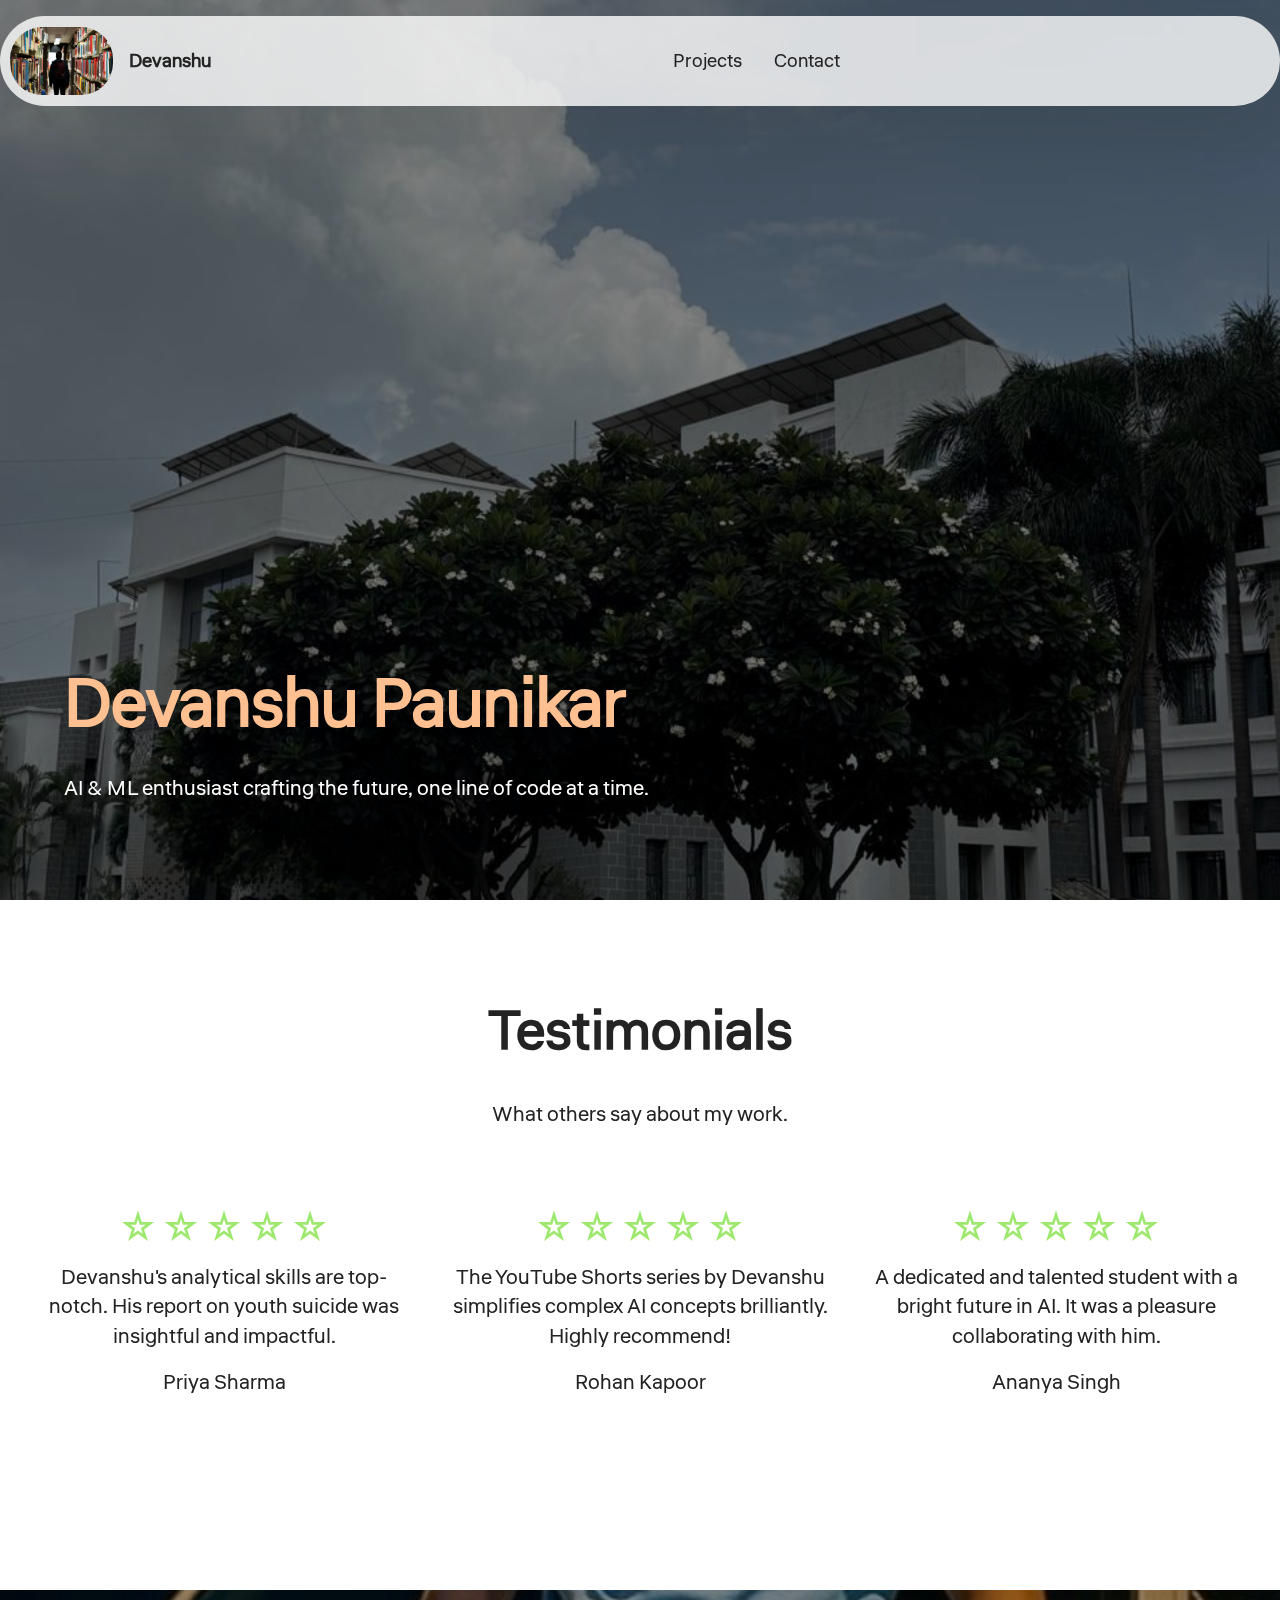
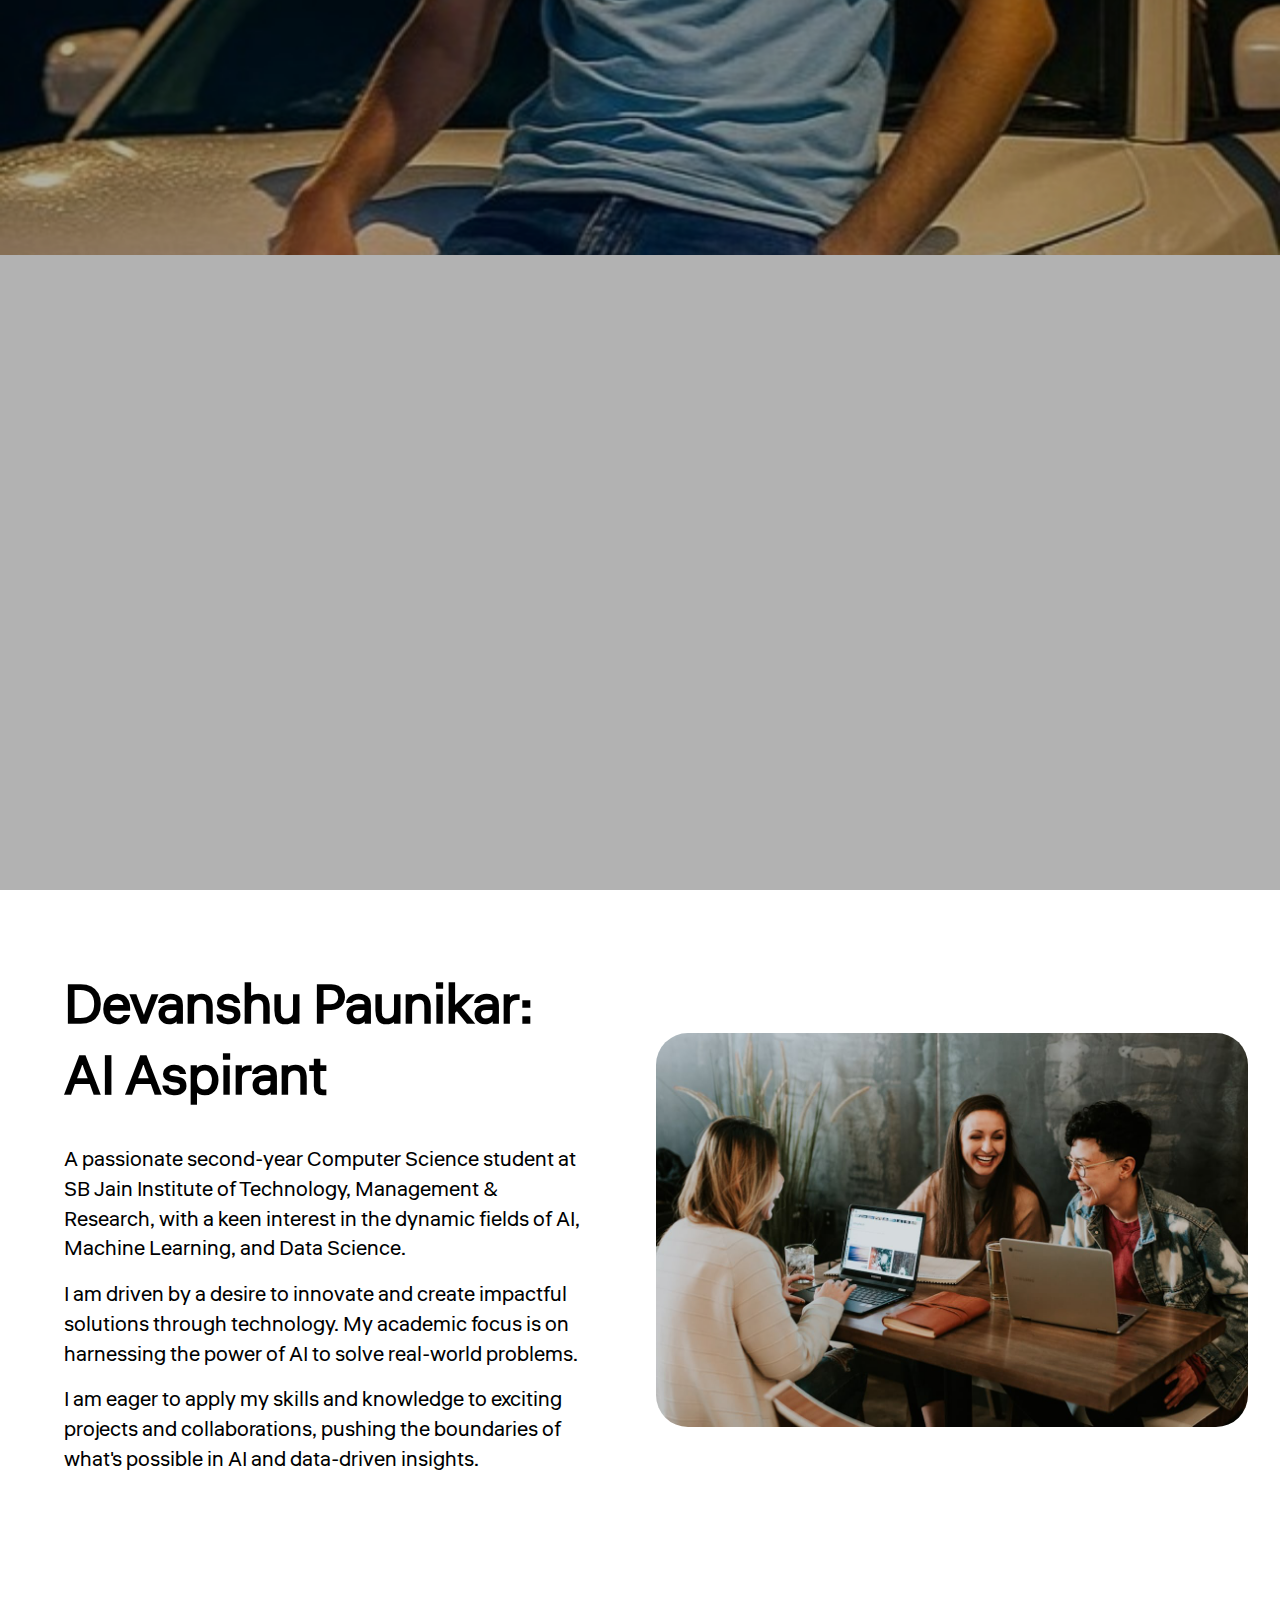
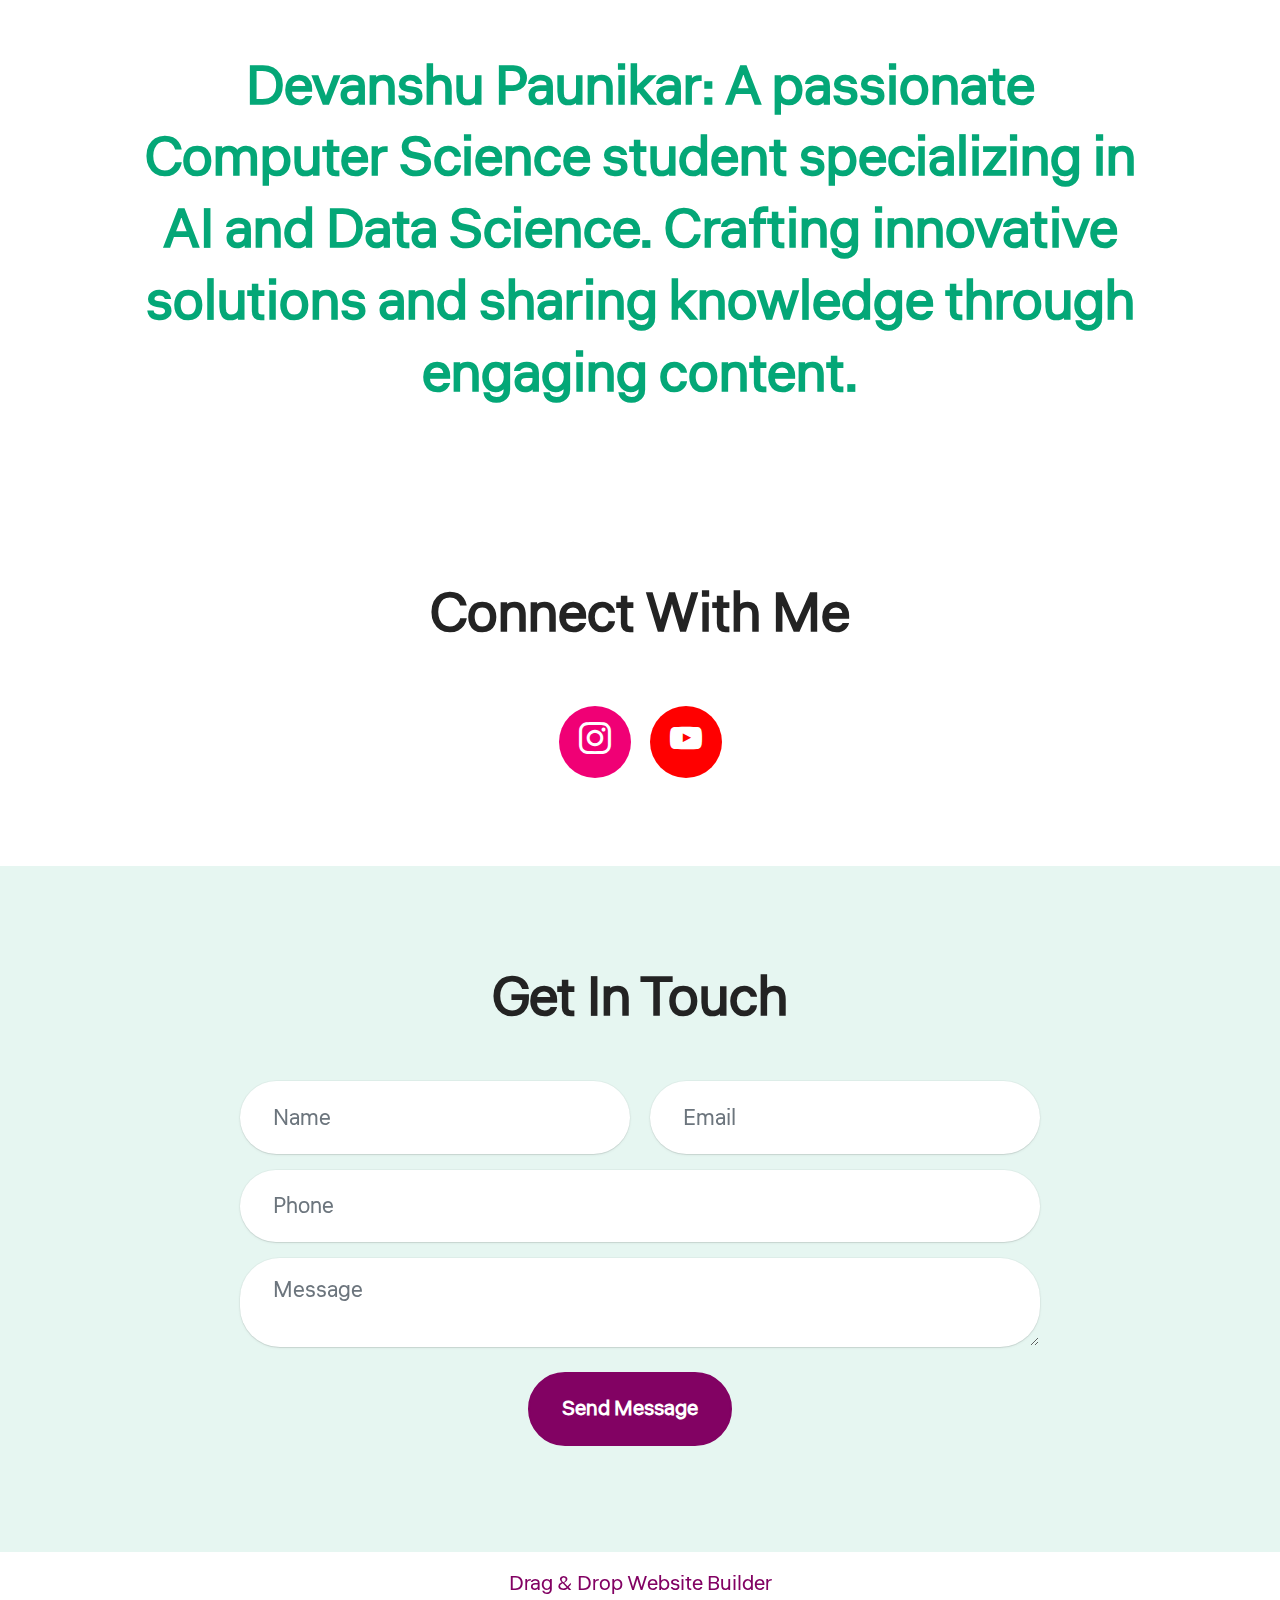
<file: index.html>
<!DOCTYPE html>
<html  >
<head>
  <!-- Site made with Mobirise Website Builder v6.0.6, https://mobirise.com -->
  <meta charset="UTF-8">
  <meta http-equiv="X-UA-Compatible" content="IE=edge">
  <meta name="generator" content="Mobirise v6.0.6, mobirise.com">
  <meta name="viewport" content="width=device-width, initial-scale=1, minimum-scale=1">
  <link rel="shortcut icon" href="assets/images/photo-1427504494785-3a9ca7044f45.jpeg" type="image/x-icon">
  <meta name="description" content="Explore Devanshu Paunikar's portfolio, a 2nd-year CS student specializing in AI. Discover projects, skills, achievements, and download his resume.">
  
  
  <title>Devanshu Paunikar | Computer Science Student | AI & Data Science Portfolio</title>
  <link rel="stylesheet" href="assets/web/assets/mobirise-icons2/mobirise2.css">
  <link rel="stylesheet" href="assets/bootstrap/css/bootstrap.min.css">
  <link rel="stylesheet" href="assets/bootstrap/css/bootstrap-grid.min.css">
  <link rel="stylesheet" href="assets/bootstrap/css/bootstrap-reboot.min.css">
  <link rel="stylesheet" href="assets/parallax/jarallax.css">
  <link rel="stylesheet" href="assets/dropdown/css/style.css">
  <link rel="stylesheet" href="assets/socicon/css/styles.css">
  <link rel="stylesheet" href="assets/theme/css/style.css">
  <link rel="preload" href="https://fonts.googleapis.com/css2?family=Liter&display=swap&display=swap" as="style" onload="this.onload=null;this.rel='stylesheet'">
  <noscript><link rel="stylesheet" href="https://fonts.googleapis.com/css2?family=Liter&display=swap&display=swap"></noscript>
  <link rel="preload" as="style" href="assets/mobirise/css/mbr-additional.css?v=J5NIUO"><link rel="stylesheet" href="assets/mobirise/css/mbr-additional.css?v=J5NIUO" type="text/css">

  
  
  
</head>
<body>
  
  <section data-bs-version="5.1" class="menu menu2 cid-uZGOpHLQew" once="menu" id="menu-5-uZGOpHLQew">
	

	<nav class="navbar navbar-dropdown navbar-fixed-top navbar-expand-lg">
		<div class="container">
			<div class="navbar-brand">
				<span class="navbar-logo">
					<a href="https://mobiri.se">
						<img src="assets/images/photo-1427504494785-3a9ca7044f45.jpeg" alt="Mobirise Website Builder" style="height: 4.3rem;">
					</a>
				</span>
				<span class="navbar-caption-wrap"><a class="navbar-caption text-black display-4" href="https://mobiri.se">Devanshu</a></span>
			</div>
			<button class="navbar-toggler" type="button" data-toggle="collapse" data-bs-toggle="collapse" data-target="#navbarSupportedContent" data-bs-target="#navbarSupportedContent" aria-controls="navbarNavAltMarkup" aria-expanded="false" aria-label="Toggle navigation">
				<div class="hamburger">
					<span></span>
					<span></span>
					<span></span>
					<span></span>
				</div>
			</button>
			<div class="collapse navbar-collapse" id="navbarSupportedContent">
				<ul class="navbar-nav nav-dropdown nav-right" data-app-modern-menu="true"><li class="nav-item">
						<a class="nav-link link text-black text-primary display-4" href="page1.html#article05-1" aria-expanded="false">Projects</a>
					</li>
					<li class="nav-item">
						<a class="nav-link link text-black text-primary display-4" href="page2.html#contacts01-5">Contact</a>
					</li></ul>
				
				
			</div>
		</div>
	</nav>
</section>

<section data-bs-version="5.1" class="header18 cid-uZGOpHMIVj mbr-fullscreen mbr-parallax-background" id="hero-15-uZGOpHMIVj">
  

  <div class="mbr-overlay" style="opacity: 0.5; background-color: rgb(0, 0, 0);"></div>
  <div class="container-fluid">
    <div class="row">
      <div class="content-wrap col-12 col-md-12">
        <h1 class="mbr-section-title mbr-fonts-style mbr-white mb-4 display-1">
          <strong>Devanshu Paunikar</strong>
        </h1>
        
        <p class="mbr-fonts-style mbr-text mbr-white mb-4 display-7">AI &amp; ML enthusiast crafting the future, one line of code at a time.</p>
        
      </div>
    </div>
  </div>
</section>

<section data-bs-version="5.1" class="people02 cid-uZGOpHNFtu" id="testimonials-10-uZGOpHNFtu">
	

	
	
	<div class="container">
		<div class="row mb-5 justify-content-center">
			<div class="col-12 content-head">
				<h3 class="mbr-section-title mbr-fonts-style align-center mb-4 display-2">
					<strong>Testimonials</strong>
				</h3>
				<h5 class="mbr-section-subtitle mbr-fonts-style align-center mb-4 display-7">What others say about my work.</h5>
			</div>
		</div>
		<div class="row">
				<div class="item features-without-image col-12 col-md-6 col-lg-4 mb-5">
					<div class="item-wrapper">
						<div class="card-box align-center">
							<div class="iconfont-wrapper mb-3">
								<span class="mbr-iconfont mobi-mbri-star mobi-mbri"></span>
								<span class="mbr-iconfont mobi-mbri-star mobi-mbri"></span>
								<span class="mbr-iconfont mobi-mbri-star mobi-mbri"></span>
								<span class="mbr-iconfont mobi-mbri-star mobi-mbri"></span>
								<span class="mbr-iconfont mobi-mbri-star mobi-mbri"></span>
							</div>
							<h5 class="card-title mbr-fonts-style mb-3 display-7">Devanshu's analytical skills are top-notch. His report on youth suicide was insightful and impactful.</h5>
							<p class="card-text mbr-fonts-style mb-0 display-7">Priya Sharma</p>
						</div>
					</div>
				</div>
				<div class="item features-without-image col-12 col-md-6 col-lg-4 mb-5">
					<div class="item-wrapper">
						<div class="card-box align-center">
							<div class="iconfont-wrapper mb-3">
								<span class="mbr-iconfont mobi-mbri-star mobi-mbri"></span>
								<span class="mbr-iconfont mobi-mbri-star mobi-mbri"></span>
								<span class="mbr-iconfont mobi-mbri-star mobi-mbri"></span>
								<span class="mbr-iconfont mobi-mbri-star mobi-mbri"></span>
								<span class="mbr-iconfont mobi-mbri-star mobi-mbri"></span>
							</div>
							<h5 class="card-title mbr-fonts-style mb-3 display-7">The YouTube Shorts series by Devanshu simplifies complex AI concepts brilliantly. Highly recommend!</h5>
							<p class="card-text mbr-fonts-style mb-0 display-7">Rohan Kapoor</p>
						</div>
					</div>
				</div>
				<div class="item features-without-image col-12 col-md-6 col-lg-4 mb-5">
					<div class="item-wrapper">
						<div class="card-box align-center">
							<div class="iconfont-wrapper mb-3">
								<span class="mbr-iconfont mobi-mbri-star mobi-mbri"></span>
								<span class="mbr-iconfont mobi-mbri-star mobi-mbri"></span>
								<span class="mbr-iconfont mobi-mbri-star mobi-mbri"></span>
								<span class="mbr-iconfont mobi-mbri-star mobi-mbri"></span>
								<span class="mbr-iconfont mobi-mbri-star mobi-mbri"></span>
							</div>
							<h5 class="card-title mbr-fonts-style mb-3 display-7">A dedicated and talented student with a bright future in AI. It was a pleasure collaborating with him.</h5>
							<p class="card-text mbr-fonts-style mb-0 display-7">Ananya Singh</p>
						</div>
					</div>
				</div>
			</div>
		<div class="row mt-0 mt-md-5">
			
		</div>
	</div>
</section>

<section data-bs-version="5.1" class="header18 cid-uZGOpHN8rP mbr-fullscreen mbr-parallax-background" id="video-5-uZGOpHN8rP">
  

  <div class="mbr-overlay" style="opacity: 0.3; background-color: rgb(0, 0, 0);"></div>
  <div class="container-fluid">
    <div class="row">
    </div>
  </div>
</section>

<section data-bs-version="5.1" class="article4 cid-uZGOpHN0JA" id="about-me-4-uZGOpHN0JA">
	

	
	

	<div class="container">
		<div class="row justify-content-center">
			<div class="col-12 col-md-12 col-lg-6 image-wrapper">
				<img class="w-100" src="assets/images/photo-1522202176988-66273c2fd55f.jpeg" alt="Mobirise Website Builder">
			</div>
			<div class="col-12 col-md-12 col-lg">
				<div class="text-wrapper align-left">
					<h1 class="mbr-section-title mbr-fonts-style mb-4 display-2">
						<strong>Devanshu Paunikar: AI Aspirant</strong>
					</h1>
					<p class="mbr-text mbr-fonts-style mb-3 display-7">A passionate second-year Computer Science student at SB Jain Institute of Technology, Management &amp; Research, with a keen interest in the dynamic fields of AI, Machine Learning, and Data Science.</p>

					<p class="mbr-text mbr-fonts-style mb-3 display-7">I am driven by a desire to innovate and create impactful solutions through technology. My academic focus is on harnessing the power of AI to solve real-world problems.</p>
					<p class="mbr-text mbr-fonts-style mb-3 display-7">I am eager to apply my skills and knowledge to exciting projects and collaborations, pushing the boundaries of what's possible in AI and data-driven insights.</p>
					
				</div>
			</div>
		</div>
	</div>
</section>

<section data-bs-version="5.1" class="article14 cid-uZGOpHO9f1" id="generic-text-10-uZGOpHO9f1">
    
    <div class="container">
        <div class="row justify-content-center">
            <div class="col-md-12 col-lg-10">
                <h3 class="mbr-section-title mbr-fonts-style display-2">
                    <strong>Devanshu Paunikar: A passionate Computer Science student specializing in AI and Data Science. Crafting innovative solutions and sharing knowledge through engaging content.</strong>
                </h3>
                
            </div>
        </div>
    </div>
</section>

<section data-bs-version="5.1" class="social4 cid-uZGOpHOthG" id="follow-us-1-uZGOpHOthG">
    
    
    

    <div class="container">
        <div class="media-container-row">
            <div class="col-12">
                <h3 class="mbr-section-title align-center mb-5 mbr-fonts-style display-2">
                    <strong>Connect With Me</strong>
                </h3>
                <div class="social-list align-center">
                    
                    
                    <a class="iconfont-wrapper bg-instagram m-2" href="https://www.instagram.com/strangedragondev?igsh=MWhpandxbzFvY3Zvcw%3D%3D&utm_source=qr" target="_blank">
                        <span class="socicon-instagram socicon"></span>
                    </a>
                    
                    
                    
                    
                    
                    
                    <a class="iconfont-wrapper bg-youtube m-2" href="https://youtube.com/@strangedragon7932?si=cXtm9NY693XU-jX2" target="_blank">
                        <span class="socicon-youtube socicon"></span>
                    </a>
                    
                </div>
            </div>
        </div>
    </div>
</section>

<section data-bs-version="5.1" class="form5 cid-uZGOpHPE4a" id="contact-form-3-uZGOpHPE4a">
    
    
    <div class="container">
        <div class="row justify-content-center">
            <div class="col-12 content-head">
                <div class="mbr-section-head mb-5">
                    <h3 class="mbr-section-title mbr-fonts-style align-center mb-0 display-2">
                        <strong>Get In Touch</strong>
                    </h3>
                    
                </div>
            </div>
        </div>
        <div class="row justify-content-center">
            <div class="col-lg-8 mx-auto mbr-form" data-form-type="formoid">
                <form action="https://mobirise.eu/" method="POST" class="mbr-form form-with-styler" data-form-title="Form Name"><input type="hidden" name="email" data-form-email="true" value="hO9Jkb73agb6MFCxG90SvkcYxh3Td29gM+JJ0Kj43I2w8zxn9bTnz2cmBxc/yvrkb93U+sWCgMe5HJSEFXFcyfq2YIWVZcKzA54UjrobcOH4iU7Y2o0kWi4tp/p8tJjD">
                    <div class="row">
                        <div hidden="hidden" data-form-alert="" class="alert alert-success col-12">Thanks for filling out the form!</div>
                        <div hidden="hidden" data-form-alert-danger="" class="alert alert-danger col-12">
                            Oops...! some problem!
                        </div>
                    </div>
                    <div class="dragArea row">
                        <div class="col-md col-sm-12 form-group mb-3" data-for="name">
                            <input type="text" name="name" placeholder="Name" data-form-field="name" class="form-control" value="" id="name-contact-form-3-uZGOpHPE4a">
                        </div>
                        <div class="col-md col-sm-12 form-group mb-3" data-for="email">
                            <input type="email" name="email" placeholder="Email" data-form-field="email" class="form-control" value="" id="email-contact-form-3-uZGOpHPE4a">
                        </div>
                        <div class="col-12 form-group mb-3 mb-3" data-for="url">
                            <input type="url" name="url" placeholder="Phone" data-form-field="url" class="form-control" value="" id="url-contact-form-3-uZGOpHPE4a">
                        </div>
                        <div class="col-12 form-group mb-3" data-for="textarea">
                            <textarea name="textarea" placeholder="Message" data-form-field="textarea" class="form-control" id="textarea-contact-form-3-uZGOpHPE4a"></textarea>
                        </div>
                        <div class="col-lg-12 col-md-12 col-sm-12 align-center mbr-section-btn">
                            <button type="submit" class="btn btn-primary display-7">Send Message</button>
                        </div>
                    </div>
                </form>
            </div>
        </div>
    </div>
</section><section class="display-7" style="padding: 0;align-items: center;justify-content: center;flex-wrap: wrap;    align-content: center;display: flex;position: relative;height: 4rem;"><a href="https://mobiri.se/4176068" style="flex: 1 1;height: 4rem;position: absolute;width: 100%;z-index: 1;"><img alt="" style="height: 4rem;" src="[data-uri]"></a><p style="margin: 0;text-align: center;" class="display-7">&#8204;</p><a style="z-index:1" href="https://mobirise.com/drag-drop-website-builder.html">Drag & Drop Website Builder</a></section><script src="assets/bootstrap/js/bootstrap.bundle.min.js"></script>  <script src="assets/parallax/jarallax.js"></script>  <script src="assets/smoothscroll/smooth-scroll.js"></script>  <script src="assets/ytplayer/index.js"></script>  <script src="assets/dropdown/js/navbar-dropdown.js"></script>  <script src="assets/theme/js/script.js"></script>  <script src="assets/formoid/formoid.min.js"></script>  
  
  
</body>
</html>
</file>
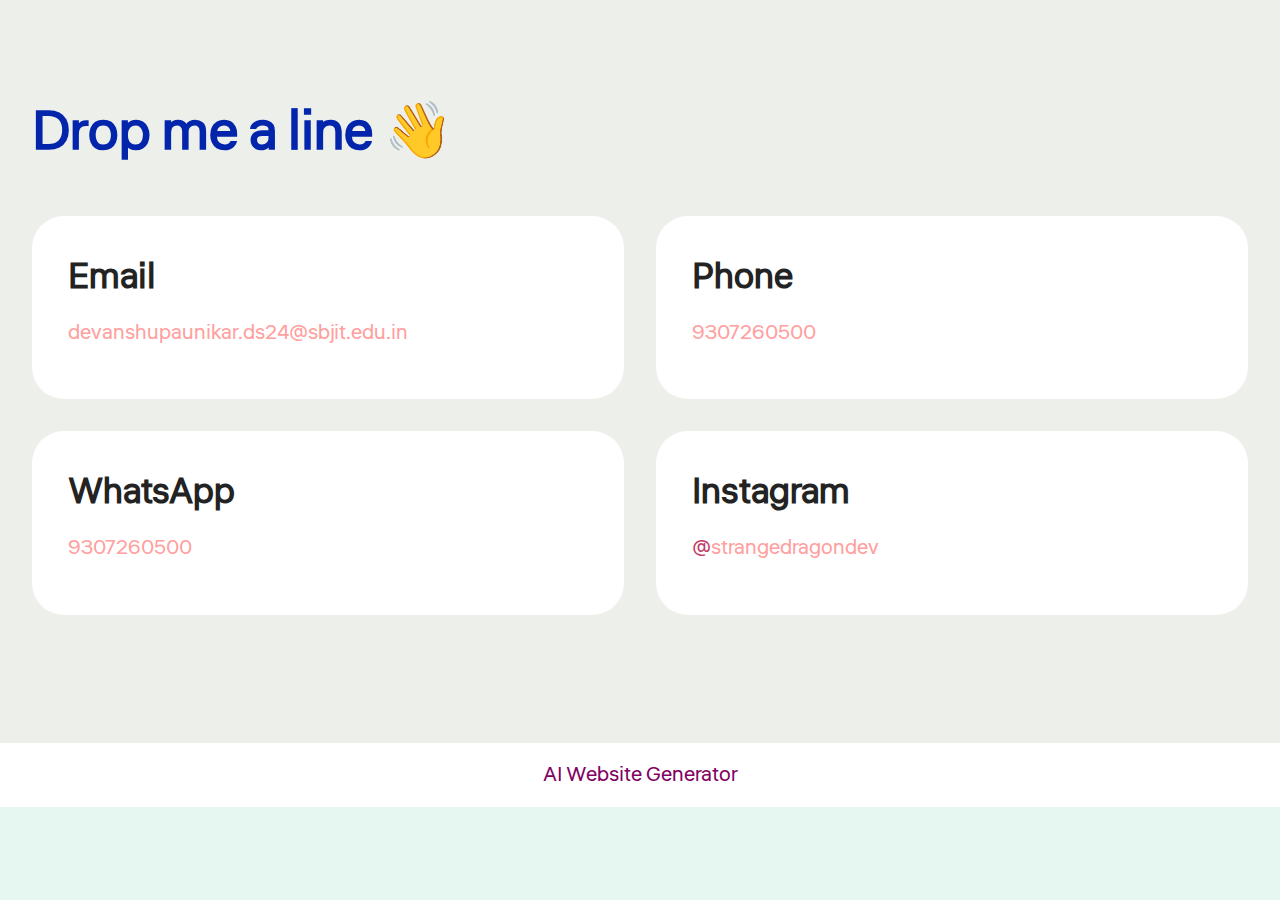
<file: contacts-devanshu-paunikar.html>
<!DOCTYPE html>
<html  >
<head>
  <!-- Site made with Mobirise Website Builder v6.0.6, https://mobirise.com -->
  <meta charset="UTF-8">
  <meta http-equiv="X-UA-Compatible" content="IE=edge">
  <meta name="generator" content="Mobirise v6.0.6, mobirise.com">
  <meta name="viewport" content="width=device-width, initial-scale=1, minimum-scale=1">
  <link rel="shortcut icon" href="assets/images/photo-1427504494785-3a9ca7044f45.jpeg" type="image/x-icon">
  <meta name="description" content="">
  
  
  <title>Contact | Devanshu Paunikar</title>
  <link rel="stylesheet" href="assets/bootstrap/css/bootstrap.min.css">
  <link rel="stylesheet" href="assets/bootstrap/css/bootstrap-grid.min.css">
  <link rel="stylesheet" href="assets/bootstrap/css/bootstrap-reboot.min.css">
  <link rel="stylesheet" href="assets/theme/css/style.css">
  <link rel="preload" href="https://fonts.googleapis.com/css2?family=Liter&display=swap&display=swap" as="style" onload="this.onload=null;this.rel='stylesheet'">
  <noscript><link rel="stylesheet" href="https://fonts.googleapis.com/css2?family=Liter&display=swap&display=swap"></noscript>
  <link rel="preload" as="style" href="assets/mobirise/css/mbr-additional.css?v=FQoBWH"><link rel="stylesheet" href="assets/mobirise/css/mbr-additional.css?v=FQoBWH" type="text/css">

  
  
  
</head>
<body>
  
  <section data-bs-version="5.1" class="contacts01 cid-tIsl0U2P9c" id="contacts01-5">
    

    
    
    <div class="container">
        <div class="mbr-section-head mb-5">
            <h3 class="mbr-section-title mbr-fonts-style align-center mb-0 display-2"><strong>Drop me a line 👋</strong></h3>
            
        </div>
        <div class="row">
            <div class="item features-without-image col-12 col-md-6 active">
                <div class="item-wrapper">
                    <div class="text-wrapper">
                        <h6 class="card-title mbr-fonts-style mb-3 display-5">
                            <strong>Email</strong>
                        </h6>
                        <p class="mbr-text mbr-fonts-style display-7">devanshupaunikar.ds24@sbjit.edu.in</p>
                    </div>
                </div>
            </div><div class="item features-without-image col-12 col-md-6">
                <div class="item-wrapper">
                    <div class="text-wrapper">
                        <h6 class="card-title mbr-fonts-style mb-3 display-5">
                            <strong>Phone</strong>
                        </h6>
                        <p class="mbr-text mbr-fonts-style display-7">9307260500</p>
                    </div>
                </div>
            </div>
            
            <div class="item features-without-image col-12 col-md-6">
                <div class="item-wrapper">
                    <div class="text-wrapper">
                        <h6 class="card-title mbr-fonts-style mb-3 display-5"><strong>WhatsApp</strong></h6>
                        <p class="mbr-text mbr-fonts-style display-7">9307260500</p>
                    </div>
                </div>
            </div>
            <div class="item features-without-image col-12 col-md-6">
                <div class="item-wrapper">
                    <div class="text-wrapper">
                        <h6 class="card-title mbr-fonts-style mb-3 display-5">
                            <strong>Instagram</strong></h6>
                        <p class="mbr-text mbr-fonts-style display-7"><a href="https://www.instagram.com/jerrymayer/" class="text-secondary">@</a>strangedragondev</p>
                    </div>
                </div>
            </div>
        </div>
    </div>
</section><section class="display-7" style="padding: 0;align-items: center;justify-content: center;flex-wrap: wrap;    align-content: center;display: flex;position: relative;height: 4rem;"><a href="https://mobiri.se/4176068" style="flex: 1 1;height: 4rem;position: absolute;width: 100%;z-index: 1;"><img alt="" style="height: 4rem;" src="[data-uri]"></a><p style="margin: 0;text-align: center;" class="display-7">&#8204;</p><a style="z-index:1" href="https://mobirise.com/builder/ai-website-generator.html">AI Website Generator</a></section><script src="assets/bootstrap/js/bootstrap.bundle.min.js"></script>  <script src="assets/smoothscroll/smooth-scroll.js"></script>  <script src="assets/ytplayer/index.js"></script>  <script src="assets/theme/js/script.js"></script>  
  
  
</body>
</html>
</file>
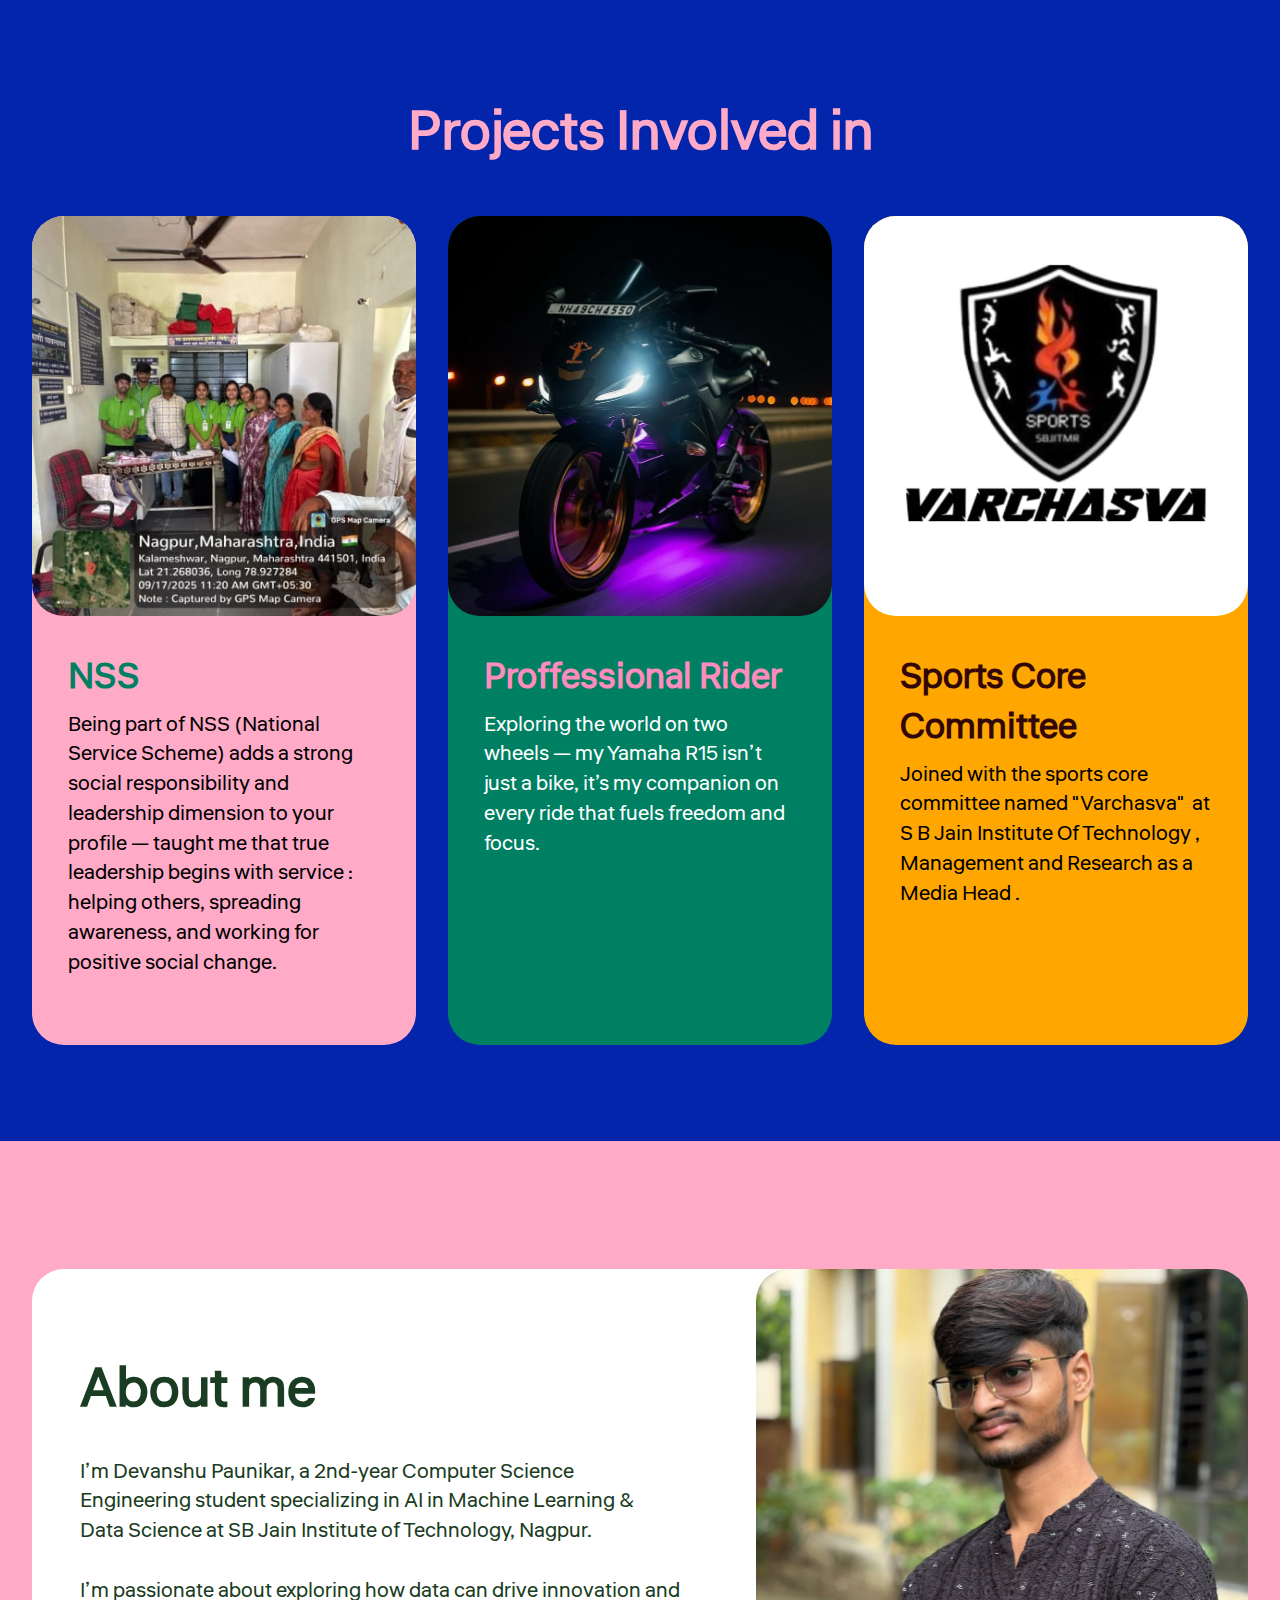
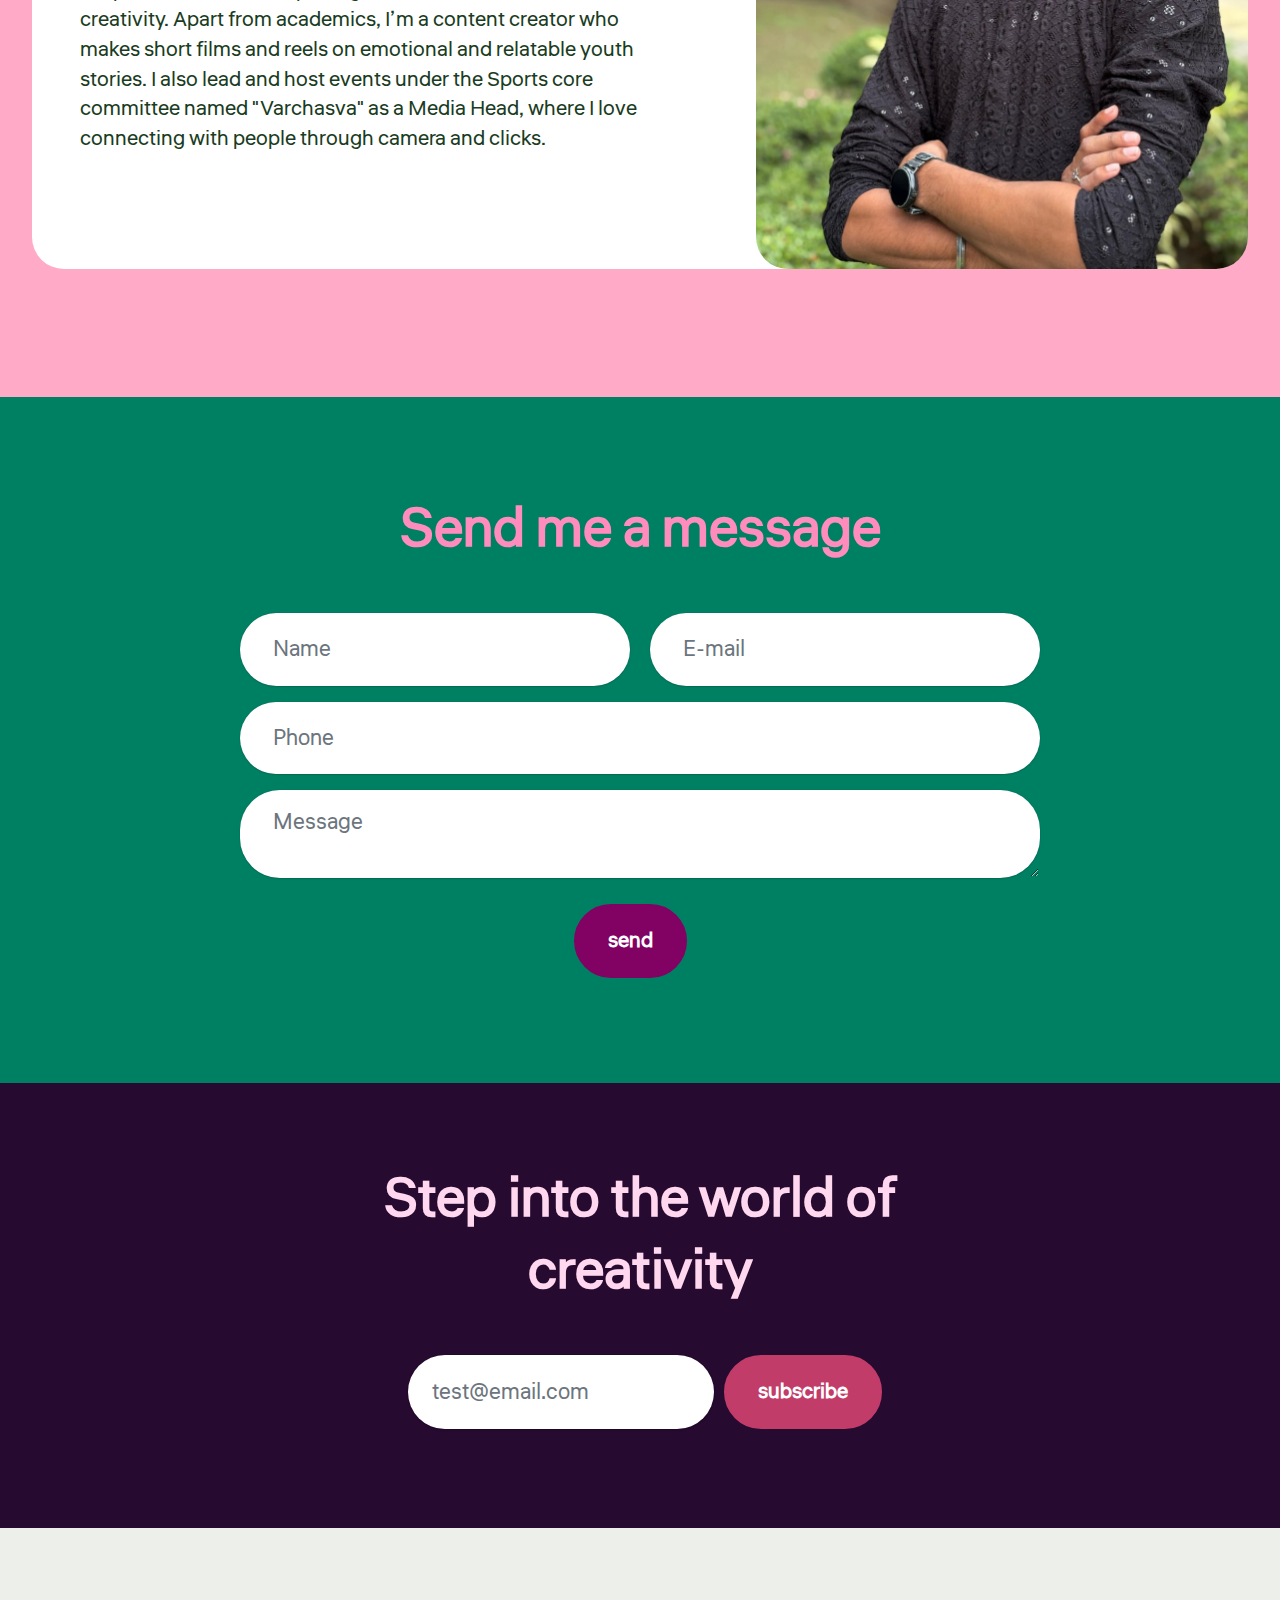
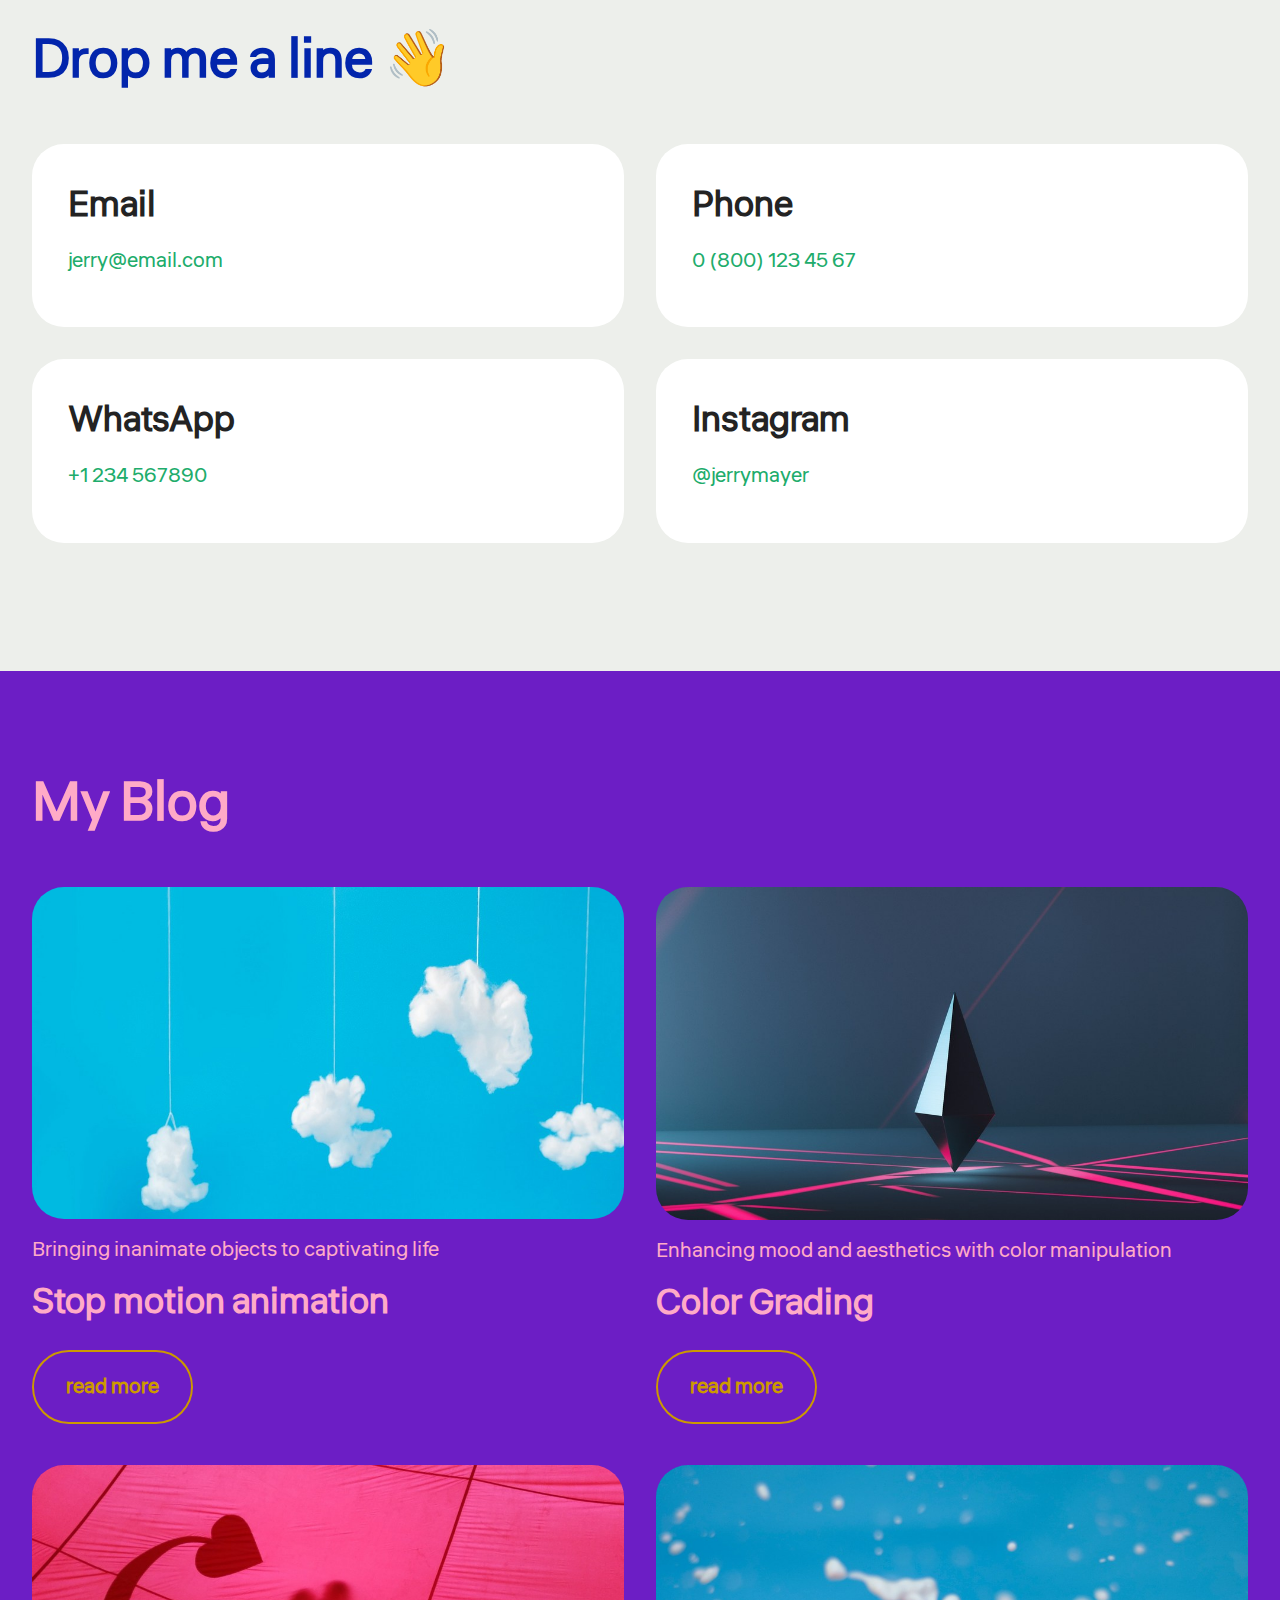
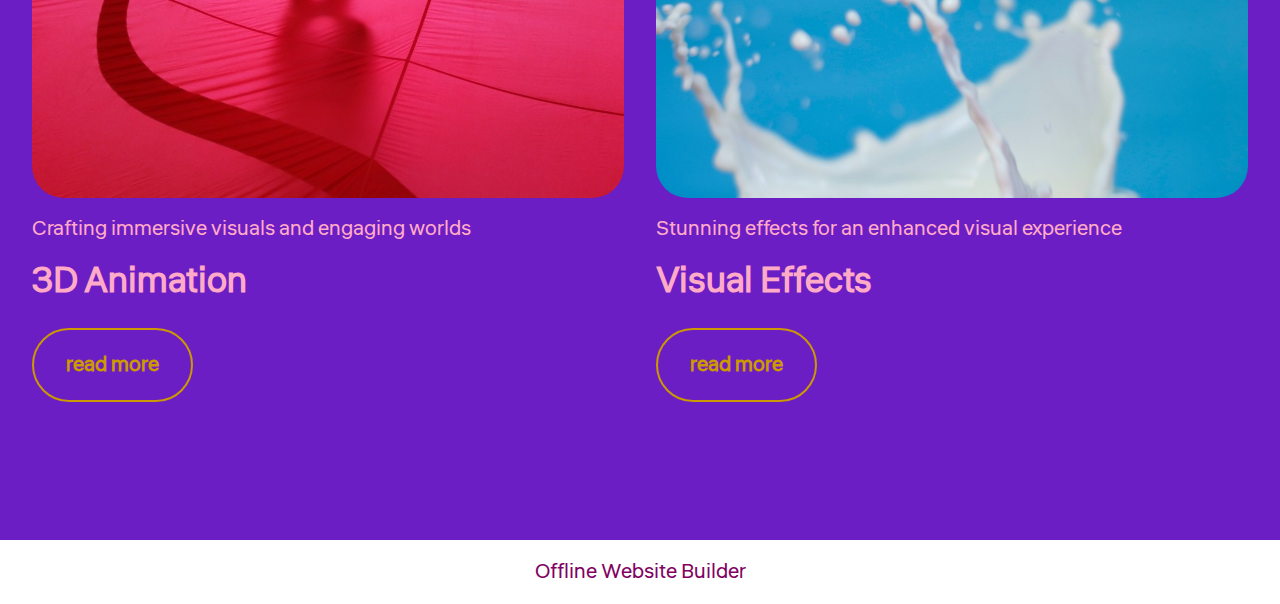
<file: my-project-devanshu-paunikar.html>
<!DOCTYPE html>
<html  >
<head>
  <!-- Site made with Mobirise Website Builder v6.0.6, https://mobirise.com -->
  <meta charset="UTF-8">
  <meta http-equiv="X-UA-Compatible" content="IE=edge">
  <meta name="generator" content="Mobirise v6.0.6, mobirise.com">
  <meta name="viewport" content="width=device-width, initial-scale=1, minimum-scale=1">
  <link rel="shortcut icon" href="assets/images/photo-1427504494785-3a9ca7044f45.jpeg" type="image/x-icon">
  <meta name="description" content="">
  
  
  <title>My Projects | Devanshu Paunikar</title>
  <link rel="stylesheet" href="assets/bootstrap/css/bootstrap.min.css">
  <link rel="stylesheet" href="assets/bootstrap/css/bootstrap-grid.min.css">
  <link rel="stylesheet" href="assets/bootstrap/css/bootstrap-reboot.min.css">
  <link rel="stylesheet" href="assets/theme/css/style.css">
  <link rel="preload" href="https://fonts.googleapis.com/css2?family=Liter&display=swap&display=swap" as="style" onload="this.onload=null;this.rel='stylesheet'">
  <noscript><link rel="stylesheet" href="https://fonts.googleapis.com/css2?family=Liter&display=swap&display=swap"></noscript>
  <link rel="preload" as="style" href="assets/mobirise/css/mbr-additional.css?v=ylPSle"><link rel="stylesheet" href="assets/mobirise/css/mbr-additional.css?v=ylPSle" type="text/css">

  
  
  
</head>
<body>
  
  <section data-bs-version="5.1" class="features1 cid-tIsi3HZcCy" id="features01-0">
  

  
  
  <div class="container-fluid">
    <div class="row justify-content-center mb-5">
      <div class="col-12">
        <h3 class="mbr-section-title mbr-fonts-style align-center mb-0 display-2"><strong>Projects Involved in</strong></h3>
        
      </div>
    </div>
    <div class="row justify-content-center">
      <div class="col-sm-6 col-md-12 mb-3 mb-lg-0 col-lg-4">
        <div class="card-wrap card1">
          <div class="image-wrap">
            <img src="assets/images/whatsapp20image202025-10-1520at2012.06.1720am-770x433.jpg" alt="Mobirise Website Builder">
            
          </div>
          <div class="content-wrap">
            <h5 class="mbr-card-title card-title1 mbr-fonts-style align-left mb-2 display-5"><strong>NSS</strong></h5>
            
            <p class="card-text1 mbr-fonts-style align-left mb-3 display-7">Being part of NSS (National Service Scheme) adds a strong social responsibility and leadership dimension to your profile —&nbsp;taught me that true leadership begins with service : helping others, spreading awareness, and working for positive social change.</p>
            
          </div>
        </div>
      </div>

      <div class="col-sm-6 col-md-12 mb-3 mb-lg-0 col-lg-4">
        <div class="card-wrap card2">
          <div class="image-wrap">
            <img src="assets/images/whatsapp20image202025-10-1520at204.10.3820pm-770x1155.jpg" alt="Mobirise Website Builder">
            
          </div>
          <div class="content-wrap">
            <h5 class="mbr-card-title card-title2 mbr-fonts-style align-left mb-2 display-5"><strong>Proffessional Rider</strong></h5>
            
            <p class="card-text2 mbr-fonts-style align-left mb-3 display-7">Exploring the world on two wheels — my Yamaha R15 isn’t just a bike, it’s my companion on every ride that fuels freedom and focus.<br>
            </p>
            
          </div>
        </div>
      </div>
      <div class="col-sm-6 col-md-12 mb-3 mb-lg-0 col-lg-4">
        <div class="card-wrap card3">
          <div class="image-wrap">
            <img src="assets/images/whatsapp20image202025-10-1520at204.15.0620pm-591x591.jpg" alt="Mobirise Website Builder">
            
          </div>
          <div class="content-wrap">
            <h5 class="mbr-card-title card-title3 mbr-fonts-style align-left mb-2 display-5"><strong>Sports Core Committee</strong></h5>
            
            <p class="card-text3 mbr-fonts-style align-left mb-3 display-7">Joined with the sports core committee named "Varchasva"&nbsp; at S B Jain Institute Of Technology , Management and Research as a Media Head .</p>
            
          </div>
        </div>
      </div>

      
    </div>
  </div>
</section>

<section data-bs-version="5.1" class="article05 cid-tIsj2q7oBw" id="article05-1">
  

  
  

  <div class="container">
    <div class="row justify-content-center align-items-center">
      <div class="col-12">
        <div class="card-wrapper">
          <div class="row">
            <div class="col-12 col-md-12 col-lg-5 image-wrapper">
              <img class="w-100" src="assets/images/whatsapp20image202025-10-1520at204.22.3420pm-994x1325.jpg" alt="Mobirise Website Builder">
            </div>
            <div class="col-12 col-lg col-md-12">
              <div class="text-wrapper align-left">
                <h1 class="mbr-section-title mbr-fonts-style mb-4 display-2"><strong>About me</strong></h1>
                <p class="mbr-text mbr-fonts-style mb-4 display-7">I’m Devanshu Paunikar, a 2nd-year Computer Science Engineering student specializing in AI in Machine Learning &amp; Data Science at SB Jain Institute of Technology, Nagpur.
<br>
<br>I’m passionate about exploring how data can drive innovation and creativity. Apart from academics, I’m a content creator who makes short films and reels on emotional and relatable youth stories. I also lead and host events under the Sports core committee named "Varchasva" as a Media Head, where I love connecting with people through camera and clicks.<br>
                </p>
                
              </div>
            </div>
          </div>
        </div>
      </div>
    </div>
  </div>
</section>

<section data-bs-version="5.1" class="form5 cid-tIskrx6sZd" id="form02-4">
    
    
    <div class="container">
        <div class="mbr-section-head mb-5">
            <h3 class="mbr-section-title mbr-fonts-style align-center mb-0 display-2"><strong>Send me a message</strong></h3>
            
        </div>
        <div class="row justify-content-center mt-4">
            <div class="col-lg-8 mx-auto mbr-form" data-form-type="formoid">
                <form action="https://mobirise.eu/" method="POST" class="mbr-form form-with-styler" data-form-title="Form Name"><input type="hidden" name="email" data-form-email="true" value="4BwDeMqqWQxukqkoboginWJx5YXeI6b0pTjpkNmi02koxkpnzyMb/IZpmeaGPVJ5RIw6aIrwr3QbubvpGvTLhP2HhSLeSwXeoyjsM9Rr1aVvZhE3mkj+vNsPOV42SfCy">
                    <div class="row">
                        <div hidden="hidden" data-form-alert="" class="alert alert-success col-12">Thanks for filling out the form!</div>
                        <div hidden="hidden" data-form-alert-danger="" class="alert alert-danger col-12">
                            Oops...! some problem!
                        </div>
                    </div>
                    <div class="dragArea row">
                        <div class="col-md col-sm-12 form-group mb-3" data-for="name">
                            <input type="text" name="name" placeholder="Name" data-form-field="name" class="form-control" value="" id="name-form02-4">
                        </div>
                        <div class="col-md col-sm-12 form-group mb-3" data-for="email">
                            <input type="email" name="email" placeholder="E-mail" data-form-field="email" class="form-control" value="" id="email-form02-4">
                        </div>
                        <div class="col-12 form-group mb-3" data-for="phone">
                            <input type="tel" name="phone" placeholder="Phone" data-form-field="phone" class="form-control" value="" id="phone-form02-4">
                        </div>
                        <div class="col-12 form-group mb-3" data-for="textarea">
                            <textarea name="textarea" placeholder="Message" data-form-field="textarea" class="form-control" id="textarea-form02-4"></textarea>
                        </div>
                        <div class="col-lg-12 col-md-12 col-sm-12 align-center mbr-section-btn"><button type="submit" class="btn btn-primary display-7">send</button></div>
                    </div>
                </form>
            </div>
        </div>
    </div>
</section>

<section data-bs-version="5.1" class="form1 cid-tIsokmLLOC" id="form01-7">
	

	

	<div class="container">
		<div class="row content-wrapper justify-content-center">
			<div class="col-lg-7 mbr-form">
				<div class="col-lg-12 col-md-12 col-sm-12">
					<h5 class="mbr-section-title mbr-fonts-style mb-5 display-2">
						<strong>Step into the world of creativity</strong>
					</h5>
				</div>

				<div class="text-wrapper align-left" data-form-type="formoid">
					<!--Formbuilder Form-->
					<form action="https://mobirise.eu/" method="POST" class="mbr-form form-with-styler" data-form-title="Form Name"><input type="hidden" name="email" data-form-email="true" value="b90anrs0D9ZaAFSPVIgKggkh98zj1v8R+3BRzW57Bz51rSjoB3aa7HOQJucEwGB6nbX+ELzzGZHeC6uudDUJOamDgOb/UGAVxJ/BV2LvmXWObTGRsfgsEX3pD6BLzPwH">
						<div class="row">
							<div hidden="hidden" data-form-alert="" class="alert alert-success col-12">Thanks for filling out the form!</div>
							<div hidden="hidden" data-form-alert-danger="" class="alert alert-danger col-12">
								Oops...! some problem!
							</div>
						</div>
						<div class="dragArea row">
							<div data-for="email" class="col-lg-6 col-md-6 col-sm-12 form-group">
								<input type="email" name="email" placeholder="test@email.com" data-form-field="email" class="form-control display-7" value="" id="email-form01-7">
							</div>
							<div class="col-auto mbr-section-btn"><button type="submit" class="w-100 w-100 w-100 w-100 w-100 w-100 btn btn-secondary display-7">subscribe</button></div>
						</div>
					</form>
					<!--Formbuilder Form-->
				</div>
			</div>
		</div>
	</div>
</section>

<section data-bs-version="5.1" class="contacts01 cid-tIsl0U2P9c" id="contacts01-5">
    

    
    
    <div class="container">
        <div class="mbr-section-head mb-5">
            <h3 class="mbr-section-title mbr-fonts-style align-center mb-0 display-2"><strong>Drop me a line 👋</strong></h3>
            
        </div>
        <div class="row">
            <div class="item features-without-image col-12 col-md-6 active">
                <div class="item-wrapper">
                    <div class="text-wrapper">
                        <h6 class="card-title mbr-fonts-style mb-3 display-5">
                            <strong>Email</strong>
                        </h6>
                        <p class="mbr-text mbr-fonts-style display-7">
                            <a href="mailto:jerry@email.com" class="text-success text-primary">jerry@email.com</a>
                        </p>
                    </div>
                </div>
            </div><div class="item features-without-image col-12 col-md-6">
                <div class="item-wrapper">
                    <div class="text-wrapper">
                        <h6 class="card-title mbr-fonts-style mb-3 display-5">
                            <strong>Phone</strong>
                        </h6>
                        <p class="mbr-text mbr-fonts-style display-7">
                            <a href="tel:0(800)1234567" class="text-success text-primary">0 (800) 123 45 67</a>
                        </p>
                    </div>
                </div>
            </div>
            
            <div class="item features-without-image col-12 col-md-6">
                <div class="item-wrapper">
                    <div class="text-wrapper">
                        <h6 class="card-title mbr-fonts-style mb-3 display-5"><strong>WhatsApp</strong></h6>
                        <p class="mbr-text mbr-fonts-style display-7">
                            <a href="https://wa.me/1234567890" class="text-success">+1 234 567890</a>
                        </p>
                    </div>
                </div>
            </div>
            <div class="item features-without-image col-12 col-md-6">
                <div class="item-wrapper">
                    <div class="text-wrapper">
                        <h6 class="card-title mbr-fonts-style mb-3 display-5">
                            <strong>Instagram</strong></h6>
                        <p class="mbr-text mbr-fonts-style display-7"><a href="https://www.instagram.com/jerrymayer/" class="text-success">@jerrymayer</a></p>
                    </div>
                </div>
            </div>
        </div>
    </div>
</section>

<section data-bs-version="5.1" class="features03 cid-tIsljcLokI" id="features03-6">
	
	
	<div class="container-fluid">
		<div class="mbr-section-head mb-5">
			<h4 class="mbr-section-title mbr-fonts-style align-center mb-0 display-2"><strong>My Blog</strong></h4>
			
		</div>
		<div class="row">
			<div class="item features-image col-12 col-md-6 col-lg-6 active">
				<div class="item-wrapper">
					<div class="item-img mb-3">
						<img src="assets/images/mae-mu-xtrl02zuzxe-unsplash.jpg" alt="Mobirise Website Builder" title="">
					</div>
					<div class="item-content align-left">
						<h5 class="item-title mbr-fonts-style mt-0 mb-3 display-7">Bringing inanimate objects to captivating life</h5>
						<h6 class="item-subtitle mbr-fonts-style mb-3 display-5"><strong>Stop motion animation</strong></h6>
						
						<div class="mbr-section-btn item-footer"><a href="" class="btn item-btn btn-warning-outline display-7">read more</a></div>
					</div>
				</div>
			</div>
			<div class="item features-image col-12 col-md-6 col-lg-6">
				<div class="item-wrapper">
					<div class="item-img mb-3">
						<img src="assets/images/milad-fakurian-wnshbf-btbo-unsplash.jpg" alt="Mobirise Website Builder" title="" data-slide-to="1" data-bs-slide-to="1">
					</div>
					<div class="item-content align-left">
						<h5 class="item-title mbr-fonts-style mb-3 mt-0 display-7">Enhancing mood and aesthetics with color manipulation</h5>
						<h6 class="item-subtitle mbr-fonts-style mb-3 display-5"><strong>Color Grading</strong></h6>
						
						<div class="mbr-section-btn item-footer"><a href="" class="btn item-btn btn-warning-outline display-7">read more</a></div>
					</div>
				</div>
			</div>
			<div class="item features-image col-12 col-md-6 col-lg-6">
				<div class="item-wrapper">
					<div class="item-img mb-3">
						<img src="assets/images/kevin-cloney-2zak5fp-p3o-unsplash.jpg" alt="Mobirise Website Builder" title="" data-slide-to="2" data-bs-slide-to="2">
					</div>
					<div class="item-content align-left">
						<h5 class="item-title mbr-fonts-style mb-3 mt-0 display-7">Crafting immersive visuals and engaging worlds</h5>
						<h6 class="item-subtitle mbr-fonts-style mt-0 mb-3 display-5"><strong>3D Animation</strong></h6>
						
						<div class="mbr-section-btn item-footer"><a href="" class="btn item-btn btn-warning-outline display-7">read more</a></div>
					</div>
				</div>
			</div>
			<div class="item features-image col-12 col-md-6 col-lg-6">
				<div class="item-wrapper">
					<div class="item-img mb-3">
						<img src="assets/images/daniela-diaz-u0lqnabx2he-unsplash.jpg" alt="Mobirise Website Builder" title="" data-slide-to="3" data-bs-slide-to="3">
					</div>
					<div class="item-content align-left">
						<h5 class="item-title mbr-fonts-style mb-3 mt-0 display-7">Stunning effects for an enhanced visual experience</h5>
						<h6 class="item-subtitle mbr-fonts-style mt-0 mb-3 display-5"><strong>Visual Effects</strong></h6>
						
						<div class="mbr-section-btn item-footer"><a href="" class="btn item-btn btn-warning-outline display-7">read more</a></div>
					</div>
				</div>
			</div>
		</div>
	</div>
</section><section class="display-7" style="padding: 0;align-items: center;justify-content: center;flex-wrap: wrap;    align-content: center;display: flex;position: relative;height: 4rem;"><a href="https://mobiri.se/4176068" style="flex: 1 1;height: 4rem;position: absolute;width: 100%;z-index: 1;"><img alt="" style="height: 4rem;" src="[data-uri]"></a><p style="margin: 0;text-align: center;" class="display-7">&#8204;</p><a style="z-index:1" href="https://mobirise.com/offline-website-builder.html">Offline Website Builder</a></section><script src="assets/bootstrap/js/bootstrap.bundle.min.js"></script>  <script src="assets/smoothscroll/smooth-scroll.js"></script>  <script src="assets/ytplayer/index.js"></script>  <script src="assets/theme/js/script.js"></script>  <script src="assets/formoid/formoid.min.js"></script>  
  
  
</body>
</html>
</file>
<file: assets/web/assets/mobirise-icons2/mobirise2.css>
@font-face {
  font-family: 'Moririse2';
  font-display: swap;
  src:  url('mobirise2.eot?f2bix4');
  src:  url('mobirise2.eot?f2bix4#iefix') format('embedded-opentype'),
    url('mobirise2.ttf?f2bix4') format('truetype'),
    url('mobirise2.woff?f2bix4') format('woff'),
    url('mobirise2.svg?f2bix4#mobirise2') format('svg');
  font-weight: normal;
  font-style: normal;
}

[class^="mobi-"], [class*=" mobi-"] {
  /* use !important to prevent issues with browser extensions that change fonts */
  font-family: 'Moririse2' !important;
  speak: none;
  font-style: normal;
  font-weight: normal;
  font-variant: normal;
  text-transform: none;
  line-height: 1;

  /* Better Font Rendering =========== */
  -webkit-font-smoothing: antialiased;
  -moz-osx-font-smoothing: grayscale;
}

.mobi-mbri-add-submenu:before {
  content: "\e900";
}
.mobi-mbri-alert:before {
  content: "\e901";
}
.mobi-mbri-align-center:before {
  content: "\e902";
}
.mobi-mbri-align-justify:before {
  content: "\e903";
}
.mobi-mbri-align-left:before {
  content: "\e904";
}
.mobi-mbri-align-right:before {
  content: "\e905";
}
.mobi-mbri-android:before {
  content: "\e906";
}
.mobi-mbri-apple:before {
  content: "\e907";
}
.mobi-mbri-arrow-down:before {
  content: "\e908";
}
.mobi-mbri-arrow-next:before {
  content: "\e909";
}
.mobi-mbri-arrow-prev:before {
  content: "\e90a";
}
.mobi-mbri-arrow-up:before {
  content: "\e90b";
}
.mobi-mbri-bold:before {
  content: "\e90c";
}
.mobi-mbri-bookmark:before {
  content: "\e90d";
}
.mobi-mbri-bootstrap:before {
  content: "\e90e";
}
.mobi-mbri-briefcase:before {
  content: "\e90f";
}
.mobi-mbri-browse:before {
  content: "\e910";
}
.mobi-mbri-bulleted-list:before {
  content: "\e911";
}
.mobi-mbri-calendar:before {
  content: "\e912";
}
.mobi-mbri-camera:before {
  content: "\e913";
}
.mobi-mbri-cart-add:before {
  content: "\e914";
}
.mobi-mbri-cart-full:before {
  content: "\e915";
}
.mobi-mbri-cash:before {
  content: "\e916";
}
.mobi-mbri-change-style:before {
  content: "\e917";
}
.mobi-mbri-chat:before {
  content: "\e918";
}
.mobi-mbri-clock:before {
  content: "\e919";
}
.mobi-mbri-close:before {
  content: "\e91a";
}
.mobi-mbri-cloud:before {
  content: "\e91b";
}
.mobi-mbri-code:before {
  content: "\e91c";
}
.mobi-mbri-contact-form:before {
  content: "\e91d";
}
.mobi-mbri-credit-card:before {
  content: "\e91e";
}
.mobi-mbri-cursor-click:before {
  content: "\e91f";
}
.mobi-mbri-cust-feedback:before {
  content: "\e920";
}
.mobi-mbri-database:before {
  content: "\e921";
}
.mobi-mbri-delivery:before {
  content: "\e922";
}
.mobi-mbri-desktop:before {
  content: "\e923";
}
.mobi-mbri-devices:before {
  content: "\e924";
}
.mobi-mbri-down:before {
  content: "\e925";
}
.mobi-mbri-download-2:before {
  content: "\e926";
}
.mobi-mbri-download:before {
  content: "\e927";
}
.mobi-mbri-drag-n-drop-2:before {
  content: "\e928";
}
.mobi-mbri-drag-n-drop:before {
  content: "\e929";
}
.mobi-mbri-edit-2:before {
  content: "\e92a";
}
.mobi-mbri-edit:before {
  content: "\e92b";
}
.mobi-mbri-error:before {
  content: "\e92c";
}
.mobi-mbri-extension:before {
  content: "\e92d";
}
.mobi-mbri-features:before {
  content: "\e92e";
}
.mobi-mbri-file:before {
  content: "\e92f";
}
.mobi-mbri-flag:before {
  content: "\e930";
}
.mobi-mbri-folder:before {
  content: "\e931";
}
.mobi-mbri-gift:before {
  content: "\e932";
}
.mobi-mbri-github:before {
  content: "\e933";
}
.mobi-mbri-globe-2:before {
  content: "\e934";
}
.mobi-mbri-globe:before {
  content: "\e935";
}
.mobi-mbri-growing-chart:before {
  content: "\e936";
}
.mobi-mbri-hearth:before {
  content: "\e937";
}
.mobi-mbri-help:before {
  content: "\e938";
}
.mobi-mbri-home:before {
  content: "\e939";
}
.mobi-mbri-hot-cup:before {
  content: "\e93a";
}
.mobi-mbri-idea:before {
  content: "\e93b";
}
.mobi-mbri-image-gallery:before {
  content: "\e93c";
}
.mobi-mbri-image-slider:before {
  content: "\e93d";
}
.mobi-mbri-info:before {
  content: "\e93e";
}
.mobi-mbri-italic:before {
  content: "\e93f";
}
.mobi-mbri-key:before {
  content: "\e940";
}
.mobi-mbri-laptop:before {
  content: "\e941";
}
.mobi-mbri-layers:before {
  content: "\e942";
}
.mobi-mbri-left-right:before {
  content: "\e943";
}
.mobi-mbri-left:before {
  content: "\e944";
}
.mobi-mbri-letter:before {
  content: "\e945";
}
.mobi-mbri-like:before {
  content: "\e946";
}
.mobi-mbri-link:before {
  content: "\e947";
}
.mobi-mbri-lock:before {
  content: "\e948";
}
.mobi-mbri-login:before {
  content: "\e949";
}
.mobi-mbri-logout:before {
  content: "\e94a";
}
.mobi-mbri-magic-stick:before {
  content: "\e94b";
}
.mobi-mbri-map-pin:before {
  content: "\e94c";
}
.mobi-mbri-menu:before {
  content: "\e94d";
}
.mobi-mbri-mobile-2:before {
  content: "\e94e";
}
.mobi-mbri-mobile-horizontal:before {
  content: "\e94f";
}
.mobi-mbri-mobile:before {
  content: "\e950";
}
.mobi-mbri-mobirise:before {
  content: "\e951";
}
.mobi-mbri-more-horizontal:before {
  content: "\e952";
}
.mobi-mbri-more-vertical:before {
  content: "\e953";
}
.mobi-mbri-music:before {
  content: "\e954";
}
.mobi-mbri-new-file:before {
  content: "\e955";
}
.mobi-mbri-numbered-list:before {
  content: "\e956";
}
.mobi-mbri-opened-folder:before {
  content: "\e957";
}
.mobi-mbri-pages:before {
  content: "\e958";
}
.mobi-mbri-paper-plane:before {
  content: "\e959";
}
.mobi-mbri-paperclip:before {
  content: "\e95a";
}
.mobi-mbri-phone:before {
  content: "\e95b";
}
.mobi-mbri-photo:before {
  content: "\e95c";
}
.mobi-mbri-photos:before {
  content: "\e95d";
}
.mobi-mbri-pin:before {
  content: "\e95e";
}
.mobi-mbri-play:before {
  content: "\e95f";
}
.mobi-mbri-plus:before {
  content: "\e960";
}
.mobi-mbri-preview:before {
  content: "\e961";
}
.mobi-mbri-print:before {
  content: "\e962";
}
.mobi-mbri-protect:before {
  content: "\e963";
}
.mobi-mbri-question:before {
  content: "\e964";
}
.mobi-mbri-quote-left:before {
  content: "\e965";
}
.mobi-mbri-quote-right:before {
  content: "\e966";
}
.mobi-mbri-redo:before {
  content: "\e967";
}
.mobi-mbri-refresh:before {
  content: "\e968";
}
.mobi-mbri-responsive-2:before {
  content: "\e969";
}
.mobi-mbri-responsive:before {
  content: "\e96a";
}
.mobi-mbri-right:before {
  content: "\e96b";
}
.mobi-mbri-rocket:before {
  content: "\e96c";
}
.mobi-mbri-sad-face:before {
  content: "\e96d";
}
.mobi-mbri-sale:before {
  content: "\e96e";
}
.mobi-mbri-save:before {
  content: "\e96f";
}
.mobi-mbri-search:before {
  content: "\e970";
}
.mobi-mbri-setting-2:before {
  content: "\e971";
}
.mobi-mbri-setting-3:before {
  content: "\e972";
}
.mobi-mbri-setting:before {
  content: "\e973";
}
.mobi-mbri-share:before {
  content: "\e974";
}
.mobi-mbri-shopping-bag:before {
  content: "\e975";
}
.mobi-mbri-shopping-basket:before {
  content: "\e976";
}
.mobi-mbri-shopping-cart:before {
  content: "\e977";
}
.mobi-mbri-sites:before {
  content: "\e978";
}
.mobi-mbri-smile-face:before {
  content: "\e979";
}
.mobi-mbri-speed:before {
  content: "\e97a";
}
.mobi-mbri-star:before {
  content: "\e97b";
}
.mobi-mbri-success:before {
  content: "\e97c";
}
.mobi-mbri-sun:before {
  content: "\e97d";
}
.mobi-mbri-sun2:before {
  content: "\e97e";
}
.mobi-mbri-tablet-vertical:before {
  content: "\e97f";
}
.mobi-mbri-tablet:before {
  content: "\e980";
}
.mobi-mbri-target:before {
  content: "\e981";
}
.mobi-mbri-timer:before {
  content: "\e982";
}
.mobi-mbri-to-ftp:before {
  content: "\e983";
}
.mobi-mbri-to-local-drive:before {
  content: "\e984";
}
.mobi-mbri-touch-swipe:before {
  content: "\e985";
}
.mobi-mbri-touch:before {
  content: "\e986";
}
.mobi-mbri-trash:before {
  content: "\e987";
}
.mobi-mbri-underline:before {
  content: "\e988";
}
.mobi-mbri-undo:before {
  content: "\e989";
}
.mobi-mbri-unlink:before {
  content: "\e98a";
}
.mobi-mbri-unlock:before {
  content: "\e98b";
}
.mobi-mbri-up-down:before {
  content: "\e98c";
}
.mobi-mbri-up:before {
  content: "\e98d";
}
.mobi-mbri-update:before {
  content: "\e98e";
}
.mobi-mbri-upload-2:before {
  content: "\e98f";
}
.mobi-mbri-upload:before {
  content: "\e990";
}
.mobi-mbri-user-2:before {
  content: "\e991";
}
.mobi-mbri-user:before {
  content: "\e992";
}
.mobi-mbri-users:before {
  content: "\e993";
}
.mobi-mbri-video-play:before {
  content: "\e994";
}
.mobi-mbri-video:before {
  content: "\e995";
}
.mobi-mbri-watch:before {
  content: "\e996";
}
.mobi-mbri-website-theme-2:before {
  content: "\e997";
}
.mobi-mbri-website-theme:before {
  content: "\e998";
}
.mobi-mbri-wifi:before {
  content: "\e999";
}
.mobi-mbri-windows:before {
  content: "\e99a";
}
.mobi-mbri-zoom-in:before {
  content: "\e99b";
}
.mobi-mbri-zoom-out:before {
  content: "\e99c";
}
</file>
<file: assets/parallax/jarallax.css>
.jarallax {
    position: relative;
    z-index: 0;
}
.jarallax > .jarallax-img {
    position: absolute;
    object-fit: cover;
    /* support for plugin https://github.com/bfred-it/object-fit-images */
    font-family: 'object-fit: cover;';
    top: 0;
    left: 0;
    width: 100%;
    height: 100%;
    z-index: -1;
}
</file>
<file: assets/dropdown/css/style.css>
.navbar-dropdown {
  left: 0;
  padding: 0;
  position: absolute;
  right: 0;
  top: 0;
  transition: all 0.45s ease;
  z-index: 1030;
  background: #282828; }
  .navbar-dropdown .navbar-logo {
    margin-right: 0.8rem;
    transition: margin 0.3s ease-in-out;
    vertical-align: middle; }
    .navbar-dropdown .navbar-logo img {
      height: 3.125rem;
      transition: all 0.3s ease-in-out; }
    .navbar-dropdown .navbar-logo.mbr-iconfont {
      font-size: 3.125rem;
      line-height: 3.125rem; }
  .navbar-dropdown .navbar-caption {
    font-weight: 700;
    white-space: normal;
    vertical-align: -4px;
    line-height: 3.125rem !important; }
    .navbar-dropdown .navbar-caption, .navbar-dropdown .navbar-caption:hover {
      color: inherit;
      text-decoration: none; }
  .navbar-dropdown .mbr-iconfont + .navbar-caption {
    vertical-align: -1px; }
  .navbar-dropdown.navbar-fixed-top {
    position: fixed; }
  .navbar-dropdown .navbar-brand span {
    vertical-align: -4px; }
  .navbar-dropdown.bg-color.transparent {
    background: none; }
  .navbar-dropdown.navbar-short .navbar-brand {
    padding: 0.625rem 0; }
    .navbar-dropdown.navbar-short .navbar-brand span {
      vertical-align: -1px; }
  .navbar-dropdown.navbar-short .navbar-caption {
    line-height: 2.375rem !important;
    vertical-align: -2px; }
  .navbar-dropdown.navbar-short .navbar-logo {
    margin-right: 0.5rem; }
    .navbar-dropdown.navbar-short .navbar-logo img {
      height: 2.375rem; }
    .navbar-dropdown.navbar-short .navbar-logo.mbr-iconfont {
      font-size: 2.375rem;
      line-height: 2.375rem; }
  .navbar-dropdown.navbar-short .mbr-table-cell {
    height: 3.625rem; }
  .navbar-dropdown .navbar-close {
    left: 0.6875rem;
    position: fixed;
    top: 0.75rem;
    z-index: 1000; }
  .navbar-dropdown .hamburger-icon {
    content: "";
    display: inline-block;
    vertical-align: middle;
    width: 16px;
    -webkit-box-shadow: 0 -6px 0 1px #282828,0 0 0 1px #282828,0 6px 0 1px #282828;
    -moz-box-shadow: 0 -6px 0 1px #282828,0 0 0 1px #282828,0 6px 0 1px #282828;
    box-shadow: 0 -6px 0 1px #282828,0 0 0 1px #282828,0 6px 0 1px #282828; }

.dropdown-menu .dropdown-toggle[data-toggle="dropdown-submenu"]::after {
  border-bottom: 0.35em solid transparent;
  border-left: 0.35em solid;
  border-right: 0;
  border-top: 0.35em solid transparent;
  margin-left: 0.3rem; }

.dropdown-menu .dropdown-item:focus {
  outline: 0; }

.nav-dropdown {
  font-size: 0.75rem;
  font-weight: 500;
  height: auto !important; }
  .nav-dropdown .nav-btn {
    padding-left: 1rem; }
  .nav-dropdown .link {
    margin: .667em 1.667em;
    font-weight: 500;
    padding: 0;
    transition: color .2s ease-in-out; }
    .nav-dropdown .link.dropdown-toggle {
      margin-right: 2.583em; }
      .nav-dropdown .link.dropdown-toggle::after {
        margin-left: .25rem;
        border-top: 0.35em solid;
        border-right: 0.35em solid transparent;
        border-left: 0.35em solid transparent;
        border-bottom: 0; }
      .nav-dropdown .link.dropdown-toggle[aria-expanded="true"] {
        margin: 0;
        padding: 0.667em 3.263em  0.667em 1.667em; }
  .nav-dropdown .link::after,
  .nav-dropdown .dropdown-item::after {
    color: inherit; }
  .nav-dropdown .btn {
    font-size: 0.75rem;
    font-weight: 700;
    letter-spacing: 0;
    margin-bottom: 0;
    padding-left: 1.25rem;
    padding-right: 1.25rem; }
  .nav-dropdown .dropdown-menu {
    border-radius: 0;
    border: 0;
    left: 0;
    margin: 0;
    padding-bottom: 1.25rem;
    padding-top: 1.25rem;
    position: relative; }
  .nav-dropdown .dropdown-submenu {
    margin-left: 0.125rem;
    top: 0; }
  .nav-dropdown .dropdown-item {
    font-weight: 500;
    line-height: 2;
    padding: 0.3846em 4.615em 0.3846em 1.5385em;
    position: relative;
    transition: color .2s ease-in-out, background-color .2s ease-in-out; }
    .nav-dropdown .dropdown-item::after {
      margin-top: -0.3077em;
      position: absolute;
      right: 1.1538em;
      top: 50%; }
    .nav-dropdown .dropdown-item:focus, .nav-dropdown .dropdown-item:hover {
      background: none; }

@media (max-width: 767px) {
  .nav-dropdown.navbar-toggleable-sm {
    bottom: 0;
    display: none;
    left: 0;
    overflow-x: hidden;
    position: fixed;
    top: 0;
    transform: translateX(-100%);
    -ms-transform: translateX(-100%);
    -webkit-transform: translateX(-100%);
    width: 18.75rem;
    z-index: 999; } }
.nav-dropdown.navbar-toggleable-xl {
  bottom: 0;
  display: none;
  left: 0;
  overflow-x: hidden;
  position: fixed;
  top: 0;
  transform: translateX(-100%);
  -ms-transform: translateX(-100%);
  -webkit-transform: translateX(-100%);
  width: 18.75rem;
  z-index: 999; }

.nav-dropdown-sm {
  display: block !important;
  overflow-x: hidden;
  overflow: auto;
  padding-top: 3.875rem; }
  .nav-dropdown-sm::after {
    content: "";
    display: block;
    height: 3rem;
    width: 100%; }
  .nav-dropdown-sm.collapse.in ~ .navbar-close {
    display: block !important; }
  .nav-dropdown-sm.collapsing, .nav-dropdown-sm.collapse.in {
    transform: translateX(0);
    -ms-transform: translateX(0);
    -webkit-transform: translateX(0);
    transition: all 0.25s ease-out;
    -webkit-transition: all 0.25s ease-out;
    background: #282828; }
  .nav-dropdown-sm.collapsing[aria-expanded="false"] {
    transform: translateX(-100%);
    -ms-transform: translateX(-100%);
    -webkit-transform: translateX(-100%); }
  .nav-dropdown-sm .nav-item {
    display: block;
    margin-left: 0 !important;
    padding-left: 0; }
  .nav-dropdown-sm .link,
  .nav-dropdown-sm .dropdown-item {
    border-top: 1px dotted rgba(255, 255, 255, 0.1);
    font-size: 0.8125rem;
    line-height: 1.6;
    margin: 0 !important;
    padding: 0.875rem 2.4rem 0.875rem 1.5625rem !important;
    position: relative;
    white-space: normal; }
    .nav-dropdown-sm .link:focus, .nav-dropdown-sm .link:hover,
    .nav-dropdown-sm .dropdown-item:focus,
    .nav-dropdown-sm .dropdown-item:hover {
      background: rgba(0, 0, 0, 0.2) !important;
      color: #c0a375; }
  .nav-dropdown-sm .nav-btn {
    position: relative;
    padding: 1.5625rem 1.5625rem 0 1.5625rem; }
    .nav-dropdown-sm .nav-btn::before {
      border-top: 1px dotted rgba(255, 255, 255, 0.1);
      content: "";
      left: 0;
      position: absolute;
      top: 0;
      width: 100%; }
    .nav-dropdown-sm .nav-btn + .nav-btn {
      padding-top: 0.625rem; }
      .nav-dropdown-sm .nav-btn + .nav-btn::before {
        display: none; }
  .nav-dropdown-sm .btn {
    padding: 0.625rem 0; }
  .nav-dropdown-sm .dropdown-toggle[data-toggle="dropdown-submenu"]::after {
    margin-left: .25rem;
    border-top: 0.35em solid;
    border-right: 0.35em solid transparent;
    border-left: 0.35em solid transparent;
    border-bottom: 0; }
  .nav-dropdown-sm .dropdown-toggle[data-toggle="dropdown-submenu"][aria-expanded="true"]::after {
    border-top: 0;
    border-right: 0.35em solid transparent;
    border-left: 0.35em solid transparent;
    border-bottom: 0.35em solid; }
  .nav-dropdown-sm .dropdown-menu {
    margin: 0;
    padding: 0;
    position: relative;
    top: 0;
    left: 0;
    width: 100%;
    border: 0;
    float: none;
    border-radius: 0;
    background: none; }
  .nav-dropdown-sm .dropdown-submenu {
    left: 100%;
    margin-left: 0.125rem;
    margin-top: -1.25rem;
    top: 0; }

.navbar-toggleable-sm .nav-dropdown .dropdown-menu {
  position: absolute; }

.navbar-toggleable-sm .nav-dropdown .dropdown-submenu {
  left: 100%;
  margin-left: 0.125rem;
  margin-top: -1.25rem;
  top: 0; }

.navbar-toggleable-sm.opened .nav-dropdown .dropdown-menu {
  position: relative; }

.navbar-toggleable-sm.opened .nav-dropdown .dropdown-submenu {
  left: 0;
  margin-left: 00rem;
  margin-top: 0rem;
  top: 0; }

.is-builder .nav-dropdown.collapsing {
  transition: none !important; }
</file>
<file: assets/socicon/css/styles.css>
@charset "UTF-8";

@font-face {
  font-family: 'Socicon';
  src:  url('../fonts/socicon.eot');
  src:  url('../fonts/socicon.eot?#iefix') format('embedded-opentype'),
    url('../fonts/socicon.woff2') format('woff2'),
    url('../fonts/socicon.ttf') format('truetype'),
    url('../fonts/socicon.woff') format('woff'),
    url('../fonts/socicon.svg#socicon') format('svg');
  font-weight: normal;
  font-style: normal;
  font-display: swap;
}

[data-icon]:before {
  font-family: "socicon" !important;
  content: attr(data-icon);
  font-style: normal !important;
  font-weight: normal !important;
  font-variant: normal !important;
  text-transform: none !important;
  speak: none;
  line-height: 1;
  -webkit-font-smoothing: antialiased;
  -moz-osx-font-smoothing: grayscale;
}

[class^="socicon-"], [class*=" socicon-"] {
  /* use !important to prevent issues with browser extensions that change fonts */
  font-family: 'Socicon' !important;
  speak: none;
  font-style: normal;
  font-weight: normal;
  font-variant: normal;
  text-transform: none;
  line-height: 1;

  /* Better Font Rendering =========== */
  -webkit-font-smoothing: antialiased;
  -moz-osx-font-smoothing: grayscale;
}

.socicon-500px:before {
  content: "\e000";
}
.socicon-8tracks:before {
  content: "\e001";
}
.socicon-airbnb:before {
  content: "\e002";
}
.socicon-alliance:before {
  content: "\e003";
}
.socicon-amazon:before {
  content: "\e004";
}
.socicon-amplement:before {
  content: "\e005";
}
.socicon-android:before {
  content: "\e006";
}
.socicon-angellist:before {
  content: "\e007";
}
.socicon-apple:before {
  content: "\e008";
}
.socicon-appnet:before {
  content: "\e009";
}
.socicon-baidu:before {
  content: "\e00a";
}
.socicon-bandcamp:before {
  content: "\e00b";
}
.socicon-battlenet:before {
  content: "\e00c";
}
.socicon-mixer:before {
  content: "\e00d";
}
.socicon-bebee:before {
  content: "\e00e";
}
.socicon-bebo:before {
  content: "\e00f";
}
.socicon-behance:before {
  content: "\e010";
}
.socicon-blizzard:before {
  content: "\e011";
}
.socicon-blogger:before {
  content: "\e012";
}
.socicon-buffer:before {
  content: "\e013";
}
.socicon-chrome:before {
  content: "\e014";
}
.socicon-coderwall:before {
  content: "\e015";
}
.socicon-curse:before {
  content: "\e016";
}
.socicon-dailymotion:before {
  content: "\e017";
}
.socicon-deezer:before {
  content: "\e018";
}
.socicon-delicious:before {
  content: "\e019";
}
.socicon-deviantart:before {
  content: "\e01a";
}
.socicon-diablo:before {
  content: "\e01b";
}
.socicon-digg:before {
  content: "\e01c";
}
.socicon-discord:before {
  content: "\e01d";
}
.socicon-disqus:before {
  content: "\e01e";
}
.socicon-douban:before {
  content: "\e01f";
}
.socicon-draugiem:before {
  content: "\e020";
}
.socicon-dribbble:before {
  content: "\e021";
}
.socicon-drupal:before {
  content: "\e022";
}
.socicon-ebay:before {
  content: "\e023";
}
.socicon-ello:before {
  content: "\e024";
}
.socicon-endomodo:before {
  content: "\e025";
}
.socicon-envato:before {
  content: "\e026";
}
.socicon-etsy:before {
  content: "\e027";
}
.socicon-facebook:before {
  content: "\e028";
}
.socicon-feedburner:before {
  content: "\e029";
}
.socicon-filmweb:before {
  content: "\e02a";
}
.socicon-firefox:before {
  content: "\e02b";
}
.socicon-flattr:before {
  content: "\e02c";
}
.socicon-flickr:before {
  content: "\e02d";
}
.socicon-formulr:before {
  content: "\e02e";
}
.socicon-forrst:before {
  content: "\e02f";
}
.socicon-foursquare:before {
  content: "\e030";
}
.socicon-friendfeed:before {
  content: "\e031";
}
.socicon-github:before {
  content: "\e032";
}
.socicon-goodreads:before {
  content: "\e033";
}
.socicon-google:before {
  content: "\e034";
}
.socicon-googlescholar:before {
  content: "\e035";
}
.socicon-googlegroups:before {
  content: "\e036";
}
.socicon-googlephotos:before {
  content: "\e037";
}
.socicon-googleplus:before {
  content: "\e038";
}
.socicon-grooveshark:before {
  content: "\e039";
}
.socicon-hackerrank:before {
  content: "\e03a";
}
.socicon-hearthstone:before {
  content: "\e03b";
}
.socicon-hellocoton:before {
  content: "\e03c";
}
.socicon-heroes:before {
  content: "\e03d";
}
.socicon-smashcast:before {
  content: "\e03e";
}
.socicon-horde:before {
  content: "\e03f";
}
.socicon-houzz:before {
  content: "\e040";
}
.socicon-icq:before {
  content: "\e041";
}
.socicon-identica:before {
  content: "\e042";
}
.socicon-imdb:before {
  content: "\e043";
}
.socicon-instagram:before {
  content: "\e044";
}
.socicon-issuu:before {
  content: "\e045";
}
.socicon-istock:before {
  content: "\e046";
}
.socicon-itunes:before {
  content: "\e047";
}
.socicon-keybase:before {
  content: "\e048";
}
.socicon-lanyrd:before {
  content: "\e049";
}
.socicon-lastfm:before {
  content: "\e04a";
}
.socicon-line:before {
  content: "\e04b";
}
.socicon-linkedin:before {
  content: "\e04c";
}
.socicon-livejournal:before {
  content: "\e04d";
}
.socicon-lyft:before {
  content: "\e04e";
}
.socicon-macos:before {
  content: "\e04f";
}
.socicon-mail:before {
  content: "\e050";
}
.socicon-medium:before {
  content: "\e051";
}
.socicon-meetup:before {
  content: "\e052";
}
.socicon-mixcloud:before {
  content: "\e053";
}
.socicon-modelmayhem:before {
  content: "\e054";
}
.socicon-mumble:before {
  content: "\e055";
}
.socicon-myspace:before {
  content: "\e056";
}
.socicon-newsvine:before {
  content: "\e057";
}
.socicon-nintendo:before {
  content: "\e058";
}
.socicon-npm:before {
  content: "\e059";
}
.socicon-odnoklassniki:before {
  content: "\e05a";
}
.socicon-openid:before {
  content: "\e05b";
}
.socicon-opera:before {
  content: "\e05c";
}
.socicon-outlook:before {
  content: "\e05d";
}
.socicon-overwatch:before {
  content: "\e05e";
}
.socicon-patreon:before {
  content: "\e05f";
}
.socicon-paypal:before {
  content: "\e060";
}
.socicon-periscope:before {
  content: "\e061";
}
.socicon-persona:before {
  content: "\e062";
}
.socicon-pinterest:before {
  content: "\e063";
}
.socicon-play:before {
  content: "\e064";
}
.socicon-player:before {
  content: "\e065";
}
.socicon-playstation:before {
  content: "\e066";
}
.socicon-pocket:before {
  content: "\e067";
}
.socicon-qq:before {
  content: "\e068";
}
.socicon-quora:before {
  content: "\e069";
}
.socicon-raidcall:before {
  content: "\e06a";
}
.socicon-ravelry:before {
  content: "\e06b";
}
.socicon-reddit:before {
  content: "\e06c";
}
.socicon-renren:before {
  content: "\e06d";
}
.socicon-researchgate:before {
  content: "\e06e";
}
.socicon-residentadvisor:before {
  content: "\e06f";
}
.socicon-reverbnation:before {
  content: "\e070";
}
.socicon-rss:before {
  content: "\e071";
}
.socicon-sharethis:before {
  content: "\e072";
}
.socicon-skype:before {
  content: "\e073";
}
.socicon-slideshare:before {
  content: "\e074";
}
.socicon-smugmug:before {
  content: "\e075";
}
.socicon-snapchat:before {
  content: "\e076";
}
.socicon-songkick:before {
  content: "\e077";
}
.socicon-soundcloud:before {
  content: "\e078";
}
.socicon-spotify:before {
  content: "\e079";
}
.socicon-stackexchange:before {
  content: "\e07a";
}
.socicon-stackoverflow:before {
  content: "\e07b";
}
.socicon-starcraft:before {
  content: "\e07c";
}
.socicon-stayfriends:before {
  content: "\e07d";
}
.socicon-steam:before {
  content: "\e07e";
}
.socicon-storehouse:before {
  content: "\e07f";
}
.socicon-strava:before {
  content: "\e080";
}
.socicon-streamjar:before {
  content: "\e081";
}
.socicon-stumbleupon:before {
  content: "\e082";
}
.socicon-swarm:before {
  content: "\e083";
}
.socicon-teamspeak:before {
  content: "\e084";
}
.socicon-teamviewer:before {
  content: "\e085";
}
.socicon-technorati:before {
  content: "\e086";
}
.socicon-telegram:before {
  content: "\e087";
}
.socicon-tripadvisor:before {
  content: "\e088";
}
.socicon-tripit:before {
  content: "\e089";
}
.socicon-triplej:before {
  content: "\e08a";
}
.socicon-tumblr:before {
  content: "\e08b";
}
.socicon-twitch:before {
  content: "\e08c";
}
.socicon-twitter:before {
  content: "\e08d";
}
.socicon-uber:before {
  content: "\e08e";
}
.socicon-ventrilo:before {
  content: "\e08f";
}
.socicon-viadeo:before {
  content: "\e090";
}
.socicon-viber:before {
  content: "\e091";
}
.socicon-viewbug:before {
  content: "\e092";
}
.socicon-vimeo:before {
  content: "\e093";
}
.socicon-vine:before {
  content: "\e094";
}
.socicon-vkontakte:before {
  content: "\e095";
}
.socicon-warcraft:before {
  content: "\e096";
}
.socicon-wechat:before {
  content: "\e097";
}
.socicon-weibo:before {
  content: "\e098";
}
.socicon-whatsapp:before {
  content: "\e099";
}
.socicon-wikipedia:before {
  content: "\e09a";
}
.socicon-windows:before {
  content: "\e09b";
}
.socicon-wordpress:before {
  content: "\e09c";
}
.socicon-wykop:before {
  content: "\e09d";
}
.socicon-xbox:before {
  content: "\e09e";
}
.socicon-xing:before {
  content: "\e09f";
}
.socicon-yahoo:before {
  content: "\e0a0";
}
.socicon-yammer:before {
  content: "\e0a1";
}
.socicon-yandex:before {
  content: "\e0a2";
}
.socicon-yelp:before {
  content: "\e0a3";
}
.socicon-younow:before {
  content: "\e0a4";
}
.socicon-youtube:before {
  content: "\e0a5";
}
.socicon-zapier:before {
  content: "\e0a6";
}
.socicon-zerply:before {
  content: "\e0a7";
}
.socicon-zomato:before {
  content: "\e0a8";
}
.socicon-zynga:before {
  content: "\e0a9";
}
.socicon-bluesky:before {
  content: "\e0aa";
}
.socicon-threads:before {
  content: "\e0ab";
}
.socicon-spreadshirt:before {
  content: "\e901";
}
.socicon-gamejolt:before {
  content: "\e902";
}
.socicon-trello:before {
  content: "\e903";
}
.socicon-tunein:before {
  content: "\e904";
}
.socicon-bloglovin:before {
  content: "\e905";
}
.socicon-gamewisp:before {
  content: "\e906";
}
.socicon-messenger:before {
  content: "\e907";
}
.socicon-pandora:before {
  content: "\e908";
}
.socicon-augment:before {
  content: "\e909";
}
.socicon-bitbucket:before {
  content: "\e90a";
}
.socicon-fyuse:before {
  content: "\e90b";
}
.socicon-yt-gaming:before {
  content: "\e90c";
}
.socicon-sketchfab:before {
  content: "\e90d";
}
.socicon-mobcrush:before {
  content: "\e90e";
}
.socicon-microsoft:before {
  content: "\e90f";
}
.socicon-realtor:before {
  content: "\e910";
}
.socicon-tidal:before {
  content: "\e911";
}
.socicon-qobuz:before {
  content: "\e912";
}
.socicon-natgeo:before {
  content: "\e913";
}
.socicon-mastodon:before {
  content: "\e914";
}
.socicon-unsplash:before {
  content: "\e915";
}
.socicon-homeadvisor:before {
  content: "\e916";
}
.socicon-angieslist:before {
  content: "\e917";
}
.socicon-codepen:before {
  content: "\e918";
}
.socicon-slack:before {
  content: "\e919";
}
.socicon-openaigym:before {
  content: "\e91a";
}
.socicon-logmein:before {
  content: "\e91b";
}
.socicon-fiverr:before {
  content: "\e91c";
}
.socicon-gotomeeting:before {
  content: "\e91d";
}
.socicon-aliexpress:before {
  content: "\e91e";
}
.socicon-guru:before {
  content: "\e91f";
}
.socicon-appstore:before {
  content: "\e920";
}
.socicon-homes:before {
  content: "\e921";
}
.socicon-zoom:before {
  content: "\e922";
}
.socicon-alibaba:before {
  content: "\e923";
}
.socicon-craigslist:before {
  content: "\e924";
}
.socicon-wix:before {
  content: "\e925";
}
.socicon-redfin:before {
  content: "\e926";
}
.socicon-googlecalendar:before {
  content: "\e927";
}
.socicon-shopify:before {
  content: "\e928";
}
.socicon-freelancer:before {
  content: "\e929";
}
.socicon-seedrs:before {
  content: "\e92a";
}
.socicon-bing:before {
  content: "\e92b";
}
.socicon-doodle:before {
  content: "\e92c";
}
.socicon-bonanza:before {
  content: "\e92d";
}
.socicon-squarespace:before {
  content: "\e92e";
}
.socicon-toptal:before {
  content: "\e92f";
}
.socicon-gust:before {
  content: "\e930";
}
.socicon-ask:before {
  content: "\e931";
}
.socicon-trulia:before {
  content: "\e932";
}
.socicon-loomly:before {
  content: "\e933";
}
.socicon-ghost:before {
  content: "\e934";
}
.socicon-upwork:before {
  content: "\e935";
}
.socicon-fundable:before {
  content: "\e936";
}
.socicon-booking:before {
  content: "\e937";
}
.socicon-googlemaps:before {
  content: "\e938";
}
.socicon-zillow:before {
  content: "\e939";
}
.socicon-niconico:before {
  content: "\e93a";
}
.socicon-toneden:before {
  content: "\e93b";
}
.socicon-crunchbase:before {
  content: "\e93c";
}
.socicon-homefy:before {
  content: "\e93d";
}
.socicon-calendly:before {
  content: "\e93e";
}
.socicon-livemaster:before {
  content: "\e93f";
}
.socicon-udemy:before {
  content: "\e940";
}
.socicon-codered:before {
  content: "\e941";
}
.socicon-origin:before {
  content: "\e942";
}
.socicon-nextdoor:before {
  content: "\e943";
}
.socicon-portfolio:before {
  content: "\e944";
}
.socicon-instructables:before {
  content: "\e945";
}
.socicon-gitlab:before {
  content: "\e946";
}
.socicon-hackernews:before {
  content: "\e947";
}
.socicon-smashwords:before {
  content: "\e948";
}
.socicon-kobo:before {
  content: "\e949";
}
.socicon-bookbub:before {
  content: "\e94a";
}
.socicon-mailru:before {
  content: "\e94b";
}
.socicon-moddb:before {
  content: "\e94c";
}
.socicon-indiedb:before {
  content: "\e94d";
}
.socicon-traxsource:before {
  content: "\e94e";
}
.socicon-gamefor:before {
  content: "\e94f";
}
.socicon-pixiv:before {
  content: "\e950";
}
.socicon-myanimelist:before {
  content: "\e951";
}
.socicon-blackberry:before {
  content: "\e952";
}
.socicon-wickr:before {
  content: "\e953";
}
.socicon-spip:before {
  content: "\e954";
}
.socicon-napster:before {
  content: "\e955";
}
.socicon-beatport:before {
  content: "\e956";
}
.socicon-hackerone:before {
  content: "\e957";
}
.socicon-internet:before {
  content: "\e958";
}
.socicon-ubuntu:before {
  content: "\e959";
}
.socicon-artstation:before {
  content: "\e95a";
}
.socicon-invision:before {
  content: "\e95b";
}
.socicon-torial:before {
  content: "\e95c";
}
.socicon-collectorz:before {
  content: "\e95d";
}
.socicon-seenthis:before {
  content: "\e95e";
}
.socicon-googleplaymusic:before {
  content: "\e95f";
}
.socicon-debian:before {
  content: "\e960";
}
.socicon-filmfreeway:before {
  content: "\e961";
}
.socicon-gnome:before {
  content: "\e962";
}
.socicon-itchio:before {
  content: "\e963";
}
.socicon-jamendo:before {
  content: "\e964";
}
.socicon-mix:before {
  content: "\e965";
}
.socicon-sharepoint:before {
  content: "\e966";
}
.socicon-tinder:before {
  content: "\e967";
}
.socicon-windguru:before {
  content: "\e968";
}
.socicon-cdbaby:before {
  content: "\e969";
}
.socicon-elementaryos:before {
  content: "\e96a";
}
.socicon-stage32:before {
  content: "\e96b";
}
.socicon-tiktok:before {
  content: "\e96c";
}
.socicon-gitter:before {
  content: "\e96d";
}
.socicon-letterboxd:before {
  content: "\e96e";
}
.socicon-threema:before {
  content: "\e96f";
}
.socicon-splice:before {
  content: "\e970";
}
.socicon-metapop:before {
  content: "\e971";
}
.socicon-naver:before {
  content: "\e972";
}
.socicon-remote:before {
  content: "\e973";
}
.socicon-flipboard:before {
  content: "\e974";
}
.socicon-googlehangouts:before {
  content: "\e975";
}
.socicon-dlive:before {
  content: "\e976";
}
.socicon-vsco:before {
  content: "\e977";
}
.socicon-stitcher:before {
  content: "\e978";
}
.socicon-avvo:before {
  content: "\e979";
}
.socicon-redbubble:before {
  content: "\e97a";
}
.socicon-society6:before {
  content: "\e97b";
}
.socicon-zazzle:before {
  content: "\e97c";
}
.socicon-eitaa:before {
  content: "\e97d";
}
.socicon-soroush:before {
  content: "\e97e";
}
.socicon-bale:before {
  content: "\e97f";
}
</file>
<file: assets/theme/css/style.css>
@charset "UTF-8";
section {
  background-color: #ffffff;
}

body {
  font-style: normal;
  line-height: 1.5;
  font-weight: 400;
  color: #232323;
  position: relative;
}

button {
  background-color: transparent;
  border-color: transparent;
}

.embla__button,
.carousel-control {
  background-color: #edefea !important;
  opacity: 0.8 !important;
  color: #464845 !important;
  border-color: #edefea !important;
}

.carousel .close,
.modalWindow .close {
  background-color: #edefea !important;
  color: #464845 !important;
  border-color: #edefea !important;
  opacity: 0.8 !important;
}

.carousel .close:hover,
.modalWindow .close:hover {
  opacity: 1 !important;
}

.carousel-indicators li {
  background-color: #edefea !important;
  border: 2px solid #464845 !important;
}

.carousel-indicators li:hover,
.carousel-indicators li:active {
  opacity: 0.8 !important;
}

.embla__button:hover,
.carousel-control:hover {
  background-color: #edefea !important;
  opacity: 1 !important;
}

.modalWindow-video-container {
  height: 80%;
}

section,
.container,
.container-fluid {
  position: relative;
  word-wrap: break-word;
}

a.mbr-iconfont:hover {
  text-decoration: none;
}

.article .lead p,
.article .lead ul,
.article .lead ol,
.article .lead pre,
.article .lead blockquote {
  margin-bottom: 0;
}

a {
  font-style: normal;
  font-weight: 400;
  cursor: pointer;
}
a, a:hover {
  text-decoration: none;
}

.mbr-section-title {
  font-style: normal;
  line-height: 1.3;
}

.mbr-section-subtitle {
  line-height: 1.3;
}

.mbr-text {
  font-style: normal;
  line-height: 1.7;
}

h1,
h2,
h3,
h4,
h5,
h6,
.display-1,
.display-2,
.display-4,
.display-5,
.display-7,
span,
p,
a {
  line-height: 1;
  word-break: break-word;
  word-wrap: break-word;
  font-weight: 400;
}

b,
strong {
  font-weight: bold;
}

input:-webkit-autofill, input:-webkit-autofill:hover, input:-webkit-autofill:focus, input:-webkit-autofill:active {
  transition-delay: 9999s;
  -webkit-transition-property: background-color, color;
  transition-property: background-color, color;
}

textarea[type=hidden] {
  display: none;
}

section {
  background-position: 50% 50%;
  background-repeat: no-repeat;
  background-size: cover;
}
section .mbr-background-video,
section .mbr-background-video-preview {
  position: absolute;
  bottom: 0;
  left: 0;
  right: 0;
  top: 0;
}

.hidden {
  visibility: hidden;
}

.mbr-z-index20 {
  z-index: 20;
}

/*! Base colors */
.mbr-white {
  color: #ffffff;
}

.mbr-black {
  color: #111111;
}

.mbr-bg-white {
  background-color: #ffffff;
}

.mbr-bg-black {
  background-color: #000000;
}

/*! Text-aligns */
.align-left {
  text-align: left;
}

.align-center {
  text-align: center;
}

.align-right {
  text-align: right;
}

/*! Font-weight  */
.mbr-light {
  font-weight: 300;
}

.mbr-regular {
  font-weight: 400;
}

.mbr-semibold {
  font-weight: 500;
}

.mbr-bold {
  font-weight: 700;
}

/*! Media  */
.media-content {
  flex-basis: 100%;
}

.media-container-row {
  display: flex;
  flex-direction: row;
  flex-wrap: wrap;
  justify-content: center;
  align-content: center;
  align-items: start;
}
.media-container-row .media-size-item {
  width: 400px;
}

.media-container-column {
  display: flex;
  flex-direction: column;
  flex-wrap: wrap;
  justify-content: center;
  align-content: center;
  align-items: stretch;
}
.media-container-column > * {
  width: 100%;
}

@media (min-width: 992px) {
  .media-container-row {
    flex-wrap: nowrap;
  }
}
figure {
  margin-bottom: 0;
  overflow: hidden;
}

figure[mbr-media-size] {
  transition: width 0.1s;
}

img,
iframe {
  display: block;
  width: 100%;
}

.card {
  background-color: transparent;
  border: none;
}

.card-box {
  width: 100%;
}

.card-img {
  text-align: center;
  flex-shrink: 0;
  -webkit-flex-shrink: 0;
}

.media {
  max-width: 100%;
  margin: 0 auto;
}

.mbr-figure {
  align-self: center;
}

.media-container > div {
  max-width: 100%;
}

.mbr-figure img,
.card-img img {
  width: 100%;
}

@media (max-width: 991px) {
  .media-size-item {
    width: auto !important;
  }
  .media {
    width: auto;
  }
  .mbr-figure {
    width: 100% !important;
  }
}
/*! Buttons */
.mbr-section-btn {
  margin-left: -0.6rem;
  margin-right: -0.6rem;
  font-size: 0;
}

.btn {
  font-weight: 600;
  border-width: 1px;
  font-style: normal;
  margin: 0.6rem 0.6rem;
  white-space: normal;
  transition: all 0.2s ease-in-out;
  display: inline-flex;
  align-items: center;
  justify-content: center;
  word-break: break-word;
}

.btn-sm {
  font-weight: 600;
  letter-spacing: 0px;
  transition: all 0.3s ease-in-out;
}

.btn-md {
  font-weight: 600;
  letter-spacing: 0px;
  transition: all 0.3s ease-in-out;
}

.btn-lg {
  font-weight: 600;
  letter-spacing: 0px;
  transition: all 0.3s ease-in-out;
}

.btn-form {
  margin: 0;
}
.btn-form:hover {
  cursor: pointer;
}

nav .mbr-section-btn {
  margin-left: 0rem;
  margin-right: 0rem;
}

/*! Btn icon margin */
.btn .mbr-iconfont,
.btn.btn-sm .mbr-iconfont {
  order: 1;
  cursor: pointer;
  margin-left: 0.5rem;
  vertical-align: sub;
}

.btn.btn-md .mbr-iconfont,
.btn.btn-md .mbr-iconfont {
  margin-left: 0.8rem;
}

.mbr-regular {
  font-weight: 400;
}

.mbr-semibold {
  font-weight: 500;
}

.mbr-bold {
  font-weight: 700;
}

[type=submit] {
  -webkit-appearance: none;
}

/*! Full-screen */
.mbr-fullscreen .mbr-overlay {
  min-height: 100vh;
}

.mbr-fullscreen {
  display: flex;
  display: -moz-flex;
  display: -ms-flex;
  display: -o-flex;
  align-items: center;
  min-height: 100vh;
  padding-top: 3rem;
  padding-bottom: 3rem;
}

/*! Map */
.map {
  height: 25rem;
  position: relative;
}
.map iframe {
  width: 100%;
  height: 100%;
}

/*! Scroll to top arrow */
.mbr-arrow-up {
  bottom: 25px;
  right: 90px;
  position: fixed;
  text-align: right;
  z-index: 5000;
  color: #ffffff;
  font-size: 22px;
}

.mbr-arrow-up a {
  background: rgba(0, 0, 0, 0.2);
  border-radius: 50%;
  color: #fff;
  display: inline-block;
  height: 60px;
  width: 60px;
  border: 2px solid #fff;
  outline-style: none !important;
  position: relative;
  text-decoration: none;
  transition: all 0.3s ease-in-out;
  cursor: pointer;
  text-align: center;
}
.mbr-arrow-up a:hover {
  background-color: rgba(0, 0, 0, 0.4);
}
.mbr-arrow-up a i {
  line-height: 60px;
}

.mbr-arrow-up-icon {
  display: block;
  color: #fff;
}

.mbr-arrow-up-icon::before {
  content: "›";
  display: inline-block;
  font-family: serif;
  font-size: 22px;
  line-height: 1;
  font-style: normal;
  position: relative;
  top: 6px;
  left: -4px;
  transform: rotate(-90deg);
}

/*! Arrow Down */
.mbr-arrow {
  position: absolute;
  bottom: 45px;
  left: 50%;
  width: 60px;
  height: 60px;
  cursor: pointer;
  background-color: rgba(80, 80, 80, 0.5);
  border-radius: 50%;
  transform: translateX(-50%);
}
@media (max-width: 767px) {
  .mbr-arrow {
    display: none;
  }
}
.mbr-arrow > a {
  display: inline-block;
  text-decoration: none;
  outline-style: none;
  animation: arrowdown 1.7s ease-in-out infinite;
  color: #ffffff;
}
.mbr-arrow > a > i {
  position: absolute;
  top: -2px;
  left: 15px;
  font-size: 2rem;
}

#scrollToTop a i::before {
  content: "";
  position: absolute;
  display: block;
  border-bottom: 2.5px solid #fff;
  border-left: 2.5px solid #fff;
  width: 27.8%;
  height: 27.8%;
  left: 50%;
  top: 51%;
  transform: translateY(-30%) translateX(-50%) rotate(135deg);
}

@keyframes arrowdown {
  0% {
    transform: translateY(0px);
  }
  50% {
    transform: translateY(-5px);
  }
  100% {
    transform: translateY(0px);
  }
}
@media (max-width: 500px) {
  .mbr-arrow-up {
    left: 0;
    right: 0;
    text-align: center;
  }
}
/*Gradients animation*/
@keyframes gradient-animation {
  from {
    background-position: 0% 100%;
    animation-timing-function: ease-in-out;
  }
  to {
    background-position: 100% 0%;
    animation-timing-function: ease-in-out;
  }
}
.bg-gradient {
  background-size: 200% 200%;
  animation: gradient-animation 5s infinite alternate;
  -webkit-animation: gradient-animation 5s infinite alternate;
}

.menu .navbar-brand {
  display: -webkit-flex;
}
.menu .navbar-brand span {
  display: flex;
  display: -webkit-flex;
}
.menu .navbar-brand .navbar-caption-wrap {
  display: -webkit-flex;
}
.menu .navbar-brand .navbar-logo img {
  display: -webkit-flex;
  width: auto;
}
@media (min-width: 768px) and (max-width: 991px) {
  .menu .navbar-toggleable-sm .navbar-nav {
    display: -ms-flexbox;
  }
}
@media (max-width: 991px) {
  .menu .navbar-collapse {
    max-height: 93.5vh;
  }
  .menu .navbar-collapse.show {
    overflow: auto;
  }
}
@media (min-width: 992px) {
  .menu .navbar-nav.nav-dropdown {
    display: -webkit-flex;
  }
  .menu .navbar-toggleable-sm .navbar-collapse {
    display: -webkit-flex !important;
  }
  .menu .collapsed .navbar-collapse {
    max-height: 93.5vh;
  }
  .menu .collapsed .navbar-collapse.show {
    overflow: auto;
  }
}
@media (max-width: 767px) {
  .menu .navbar-collapse {
    max-height: 80vh;
  }
}

.nav-link .mbr-iconfont {
  margin-right: 0.5rem;
}

.navbar {
  display: -webkit-flex;
  -webkit-flex-wrap: wrap;
  -webkit-align-items: center;
  -webkit-justify-content: space-between;
}

.navbar-collapse {
  -webkit-flex-basis: 100%;
  -webkit-flex-grow: 1;
  -webkit-align-items: center;
}

.nav-dropdown .link {
  padding: 0.667em 1.667em !important;
  margin: 0 !important;
}

.nav {
  display: -webkit-flex;
  -webkit-flex-wrap: wrap;
}

.row {
  display: -webkit-flex;
  -webkit-flex-wrap: wrap;
}

.justify-content-center {
  -webkit-justify-content: center;
}

.form-inline {
  display: -webkit-flex;
}

.card-wrapper {
  -webkit-flex: 1;
}

.carousel-control {
  z-index: 10;
  display: -webkit-flex;
}

.carousel-controls {
  display: -webkit-flex;
}

.media {
  display: -webkit-flex;
}

.form-group:focus {
  outline: none;
}

.jq-selectbox__select {
  padding: 7px 0;
  position: relative;
}

.jq-selectbox__dropdown {
  overflow: hidden;
  border-radius: 10px;
  position: absolute;
  top: 100%;
  left: 0 !important;
  width: 100% !important;
}

.jq-selectbox__trigger-arrow {
  right: 0;
  transform: translateY(-50%);
}

.jq-selectbox li {
  padding: 1.07em 0.5em;
}

input[type=range] {
  padding-left: 0 !important;
  padding-right: 0 !important;
}

.modal-dialog,
.modal-content {
  height: 100%;
}

.modal-dialog .carousel-inner {
  height: calc(100vh - 1.75rem);
}
@media (max-width: 575px) {
  .modal-dialog .carousel-inner {
    height: calc(100vh - 1rem);
  }
}

.carousel-item {
  text-align: center;
}

.carousel-item img {
  margin: auto;
}

.navbar-toggler {
  align-self: flex-start;
  padding: 0.25rem 0.75rem;
  font-size: 1.25rem;
  line-height: 1;
  background: transparent;
  border: 1px solid transparent;
  border-radius: 0.25rem;
}

.navbar-toggler:focus,
.navbar-toggler:hover {
  text-decoration: none;
  box-shadow: none;
}

.navbar-toggler-icon {
  display: inline-block;
  width: 1.5em;
  height: 1.5em;
  vertical-align: middle;
  content: "";
  background: no-repeat center center;
  background-size: 100% 100%;
}

.navbar-toggler-left {
  position: absolute;
  left: 1rem;
}

.navbar-toggler-right {
  position: absolute;
  right: 1rem;
}

.card-img {
  width: auto;
}

.menu .navbar.collapsed:not(.beta-menu) {
  flex-direction: column;
}

.carousel-item.active,
.carousel-item-next,
.carousel-item-prev {
  display: flex;
}

.note-air-layout .dropup .dropdown-menu,
.note-air-layout .navbar-fixed-bottom .dropdown .dropdown-menu {
  bottom: initial !important;
}

html,
body {
  height: auto;
  min-height: 100vh;
}

.dropup .dropdown-toggle::after {
  display: none;
}

.form-asterisk {
  font-family: initial;
  position: absolute;
  top: -2px;
  font-weight: normal;
}

.form-control-label {
  position: relative;
  cursor: pointer;
  margin-bottom: 0.357em;
  padding: 0;
}

.alert {
  color: #ffffff;
  border-radius: 0;
  border: 0;
  font-size: 1.1rem;
  line-height: 1.5;
  margin-bottom: 1.875rem;
  padding: 1.25rem;
  position: relative;
  text-align: center;
}
.alert.alert-form::after {
  background-color: inherit;
  bottom: -7px;
  content: "";
  display: block;
  height: 14px;
  left: 50%;
  margin-left: -7px;
  position: absolute;
  transform: rotate(45deg);
  width: 14px;
}

.form-control {
  background-color: #ffffff;
  background-clip: border-box;
  color: #232323;
  line-height: 1rem !important;
  height: auto;
  padding: 1.2rem 2rem;
  transition: border-color 0.25s ease 0s;
  border: 1px solid transparent !important;
  border-radius: 4px;
  box-shadow: rgba(0, 0, 0, 0.07) 0px 1px 1px 0px, rgba(0, 0, 0, 0.07) 0px 1px 3px 0px, rgba(0, 0, 0, 0.03) 0px 0px 0px 1px;
}
.form-active .form-control:invalid {
  border-color: red;
}

.row > * {
  padding-right: 1rem;
  padding-left: 1rem;
}

form .row {
  margin-left: -0.6rem;
  margin-right: -0.6rem;
}
form .row [class*=col] {
  padding-left: 0.6rem;
  padding-right: 0.6rem;
}

form .mbr-section-btn {
  padding-left: 0.6rem;
  padding-right: 0.6rem;
}

form .form-check-input {
  margin-top: 0.5;
}

textarea.form-control {
  line-height: 1.5rem !important;
}

.form-group {
  margin-bottom: 1.2rem;
}

.form-control,
form .btn {
  min-height: 48px;
}

.gdpr-block label span.textGDPR input[name=gdpr] {
  top: 7px;
}

.form-control:focus {
  box-shadow: none;
}

:focus {
  outline: none;
}

.mbr-overlay {
  background-color: #000;
  bottom: 0;
  left: 0;
  opacity: 0.5;
  position: absolute;
  right: 0;
  top: 0;
  z-index: 0;
  pointer-events: none;
}

blockquote {
  font-style: italic;
  padding: 3rem;
  font-size: 1.09rem;
  position: relative;
  border-left: 3px solid;
}

ul,
ol,
pre,
blockquote {
  margin-bottom: 2.3125rem;
}

.mt-4 {
  margin-top: 2rem !important;
}

.mb-4 {
  margin-bottom: 2rem !important;
}

.container,
.container-fluid {
  padding-left: 16px;
  padding-right: 16px;
}

.row {
  margin-left: -16px;
  margin-right: -16px;
}
.row > [class*=col] {
  padding-left: 16px;
  padding-right: 16px;
}

@media (min-width: 992px) {
  .container-fluid {
    padding-left: 32px;
    padding-right: 32px;
  }
}
@media (max-width: 991px) {
  .mbr-container {
    padding-left: 16px;
    padding-right: 16px;
  }
}
.app-video-wrapper > img {
  opacity: 1;
}

.app-video-wrapper {
  background: transparent;
}

.item {
  position: relative;
}

.dropdown-menu .dropdown-menu {
  left: 100%;
}

.dropdown-item + .dropdown-menu {
  display: none;
}

.dropdown-item:hover + .dropdown-menu,
.dropdown-menu:hover {
  display: block;
}

@media (min-aspect-ratio: 16/9) {
  .mbr-video-foreground {
    height: 300% !important;
    top: -100% !important;
  }
}
@media (max-aspect-ratio: 16/9) {
  .mbr-video-foreground {
    width: 300% !important;
    left: -100% !important;
  }
}.engine {
	position: absolute;
	text-indent: -2400px;
	text-align: center;
	padding: 0;
	top: 0;
	left: -2400px;
}
</file>
<file: assets/mobirise/css/mbr-additional.css>
.btn {
  border-width: 2px;
}
img,
.card-wrap,
.card-wrapper,
.video-wrapper,
.mbr-figure iframe,
.google-map iframe,
.slide-content,
.plan,
.card,
.item-wrapper {
  border-radius: 2rem !important;
}
.video-wrapper {
  overflow: hidden;
}
body {
  background-color: #e6f6f1;
}
body {
  font-family: Liter;
}
.display-1 {
  font-family: 'Liter', sans-serif;
  font-size: 5rem;
  line-height: 1;
}
.display-1 > .mbr-iconfont {
  font-size: 6.25rem;
}
.display-2 {
  font-family: 'Liter', sans-serif;
  font-size: 4rem;
  line-height: 1;
}
.display-2 > .mbr-iconfont {
  font-size: 5rem;
}
.display-4 {
  font-family: 'Liter', sans-serif;
  font-size: 1.2rem;
  line-height: 1.5;
}
.display-4 > .mbr-iconfont {
  font-size: 1.5rem;
}
.display-5 {
  font-family: 'Liter', sans-serif;
  font-size: 2.5rem;
  line-height: 1.5;
}
.display-5 > .mbr-iconfont {
  font-size: 3.125rem;
}
.display-7 {
  font-family: 'Liter', sans-serif;
  font-size: 1.4rem;
  line-height: 1.3;
}
.display-7 > .mbr-iconfont {
  font-size: 1.75rem;
}
/* ---- Fluid typography for mobile devices ---- */
/* 1.4 - font scale ratio ( bootstrap == 1.42857 ) */
/* 100vw - current viewport width */
/* (48 - 20)  48 == 48rem == 768px, 20 == 20rem == 320px(minimal supported viewport) */
/* 0.65 - min scale variable, may vary */
@media (max-width: 992px) {
  .display-1 {
    font-size: 4rem;
  }
}
@media (max-width: 768px) {
  .display-1 {
    font-size: 3.5rem;
    font-size: calc( 2.4rem + (5 - 2.4) * ((100vw - 20rem) / (48 - 20)));
    line-height: calc( 1.1 * (2.4rem + (5 - 2.4) * ((100vw - 20rem) / (48 - 20))));
  }
  .display-2 {
    font-size: 3.2rem;
    font-size: calc( 2.05rem + (4 - 2.05) * ((100vw - 20rem) / (48 - 20)));
    line-height: calc( 1.3 * (2.05rem + (4 - 2.05) * ((100vw - 20rem) / (48 - 20))));
  }
  .display-4 {
    font-size: 0.96rem;
    font-size: calc( 1.07rem + (1.2 - 1.07) * ((100vw - 20rem) / (48 - 20)));
    line-height: calc( 1.4 * (1.07rem + (1.2 - 1.07) * ((100vw - 20rem) / (48 - 20))));
  }
  .display-5 {
    font-size: 2rem;
    font-size: calc( 1.525rem + (2.5 - 1.525) * ((100vw - 20rem) / (48 - 20)));
    line-height: calc( 1.4 * (1.525rem + (2.5 - 1.525) * ((100vw - 20rem) / (48 - 20))));
  }
  .display-7 {
    font-size: 1.12rem;
    font-size: calc( 1.14rem + (1.4 - 1.14) * ((100vw - 20rem) / (48 - 20)));
    line-height: calc( 1.4 * (1.14rem + (1.4 - 1.14) * ((100vw - 20rem) / (48 - 20))));
  }
}
@media (min-width: 992px) and (max-width: 1400px) {
  .display-1 {
    font-size: 3.5rem;
    font-size: calc( 2.4rem + (5 - 2.4) * ((100vw - 62rem) / (87 - 62)));
    line-height: calc( 1.1 * (2.4rem + (5 - 2.4) * ((100vw - 62rem) / (87 - 62))));
  }
  .display-2 {
    font-size: 3.2rem;
    font-size: calc( 2.05rem + (4 - 2.05) * ((100vw - 62rem) / (87 - 62)));
    line-height: calc( 1.3 * (2.05rem + (4 - 2.05) * ((100vw - 62rem) / (87 - 62))));
  }
  .display-4 {
    font-size: 0.96rem;
    font-size: calc( 1.07rem + (1.2 - 1.07) * ((100vw - 62rem) / (87 - 62)));
    line-height: calc( 1.4 * (1.07rem + (1.2 - 1.07) * ((100vw - 62rem) / (87 - 62))));
  }
  .display-5 {
    font-size: 2rem;
    font-size: calc( 1.525rem + (2.5 - 1.525) * ((100vw - 62rem) / (87 - 62)));
    line-height: calc( 1.4 * (1.525rem + (2.5 - 1.525) * ((100vw - 62rem) / (87 - 62))));
  }
  .display-7 {
    font-size: 1.12rem;
    font-size: calc( 1.14rem + (1.4 - 1.14) * ((100vw - 62rem) / (87 - 62)));
    line-height: calc( 1.4 * (1.14rem + (1.4 - 1.14) * ((100vw - 62rem) / (87 - 62))));
  }
}
/* Buttons */
.btn {
  padding: 1.25rem 2rem;
  border-radius: 4px;
}
@media (max-width: 767px) {
  .btn {
    padding: 0.75rem 1.5rem;
  }
}
.btn-sm {
  padding: 0.6rem 1.2rem;
  border-radius: 4px;
}
.btn-md {
  padding: 0.6rem 1.2rem;
  border-radius: 4px;
}
.btn-lg {
  padding: 1.25rem 2rem;
  border-radius: 4px;
}
.bg-primary {
  background-color: #820263 !important;
}
.bg-success {
  background-color: #20ac6b !important;
}
.bg-info {
  background-color: #0aa3c2 !important;
}
.bg-warning {
  background-color: #cc9900 !important;
}
.bg-danger {
  background-color: #ae1e2c !important;
}
.btn-primary,
.btn-primary:active {
  background-color: #820263 !important;
  border-color: #820263 !important;
  color: #ffffff !important;
  box-shadow: none;
}
.btn-primary:hover,
.btn-primary:focus,
.btn-primary.focus,
.btn-primary.active {
  color: inherit;
  background-color: #b40389 !important;
  border-color: #b40389 !important;
  box-shadow: none;
}
.btn-primary.disabled,
.btn-primary:disabled {
  color: #ffffff !important;
  background-color: #b40389 !important;
  border-color: #b40389 !important;
}
.btn-secondary,
.btn-secondary:active {
  background-color: #c23c69 !important;
  border-color: #c23c69 !important;
  color: #ffffff !important;
  box-shadow: none;
}
.btn-secondary:hover,
.btn-secondary:focus,
.btn-secondary.focus,
.btn-secondary.active {
  color: inherit;
  background-color: #cf6287 !important;
  border-color: #cf6287 !important;
  box-shadow: none;
}
.btn-secondary.disabled,
.btn-secondary:disabled {
  color: #ffffff !important;
  background-color: #cf6287 !important;
  border-color: #cf6287 !important;
}
.btn-info,
.btn-info:active {
  background-color: #0aa3c2 !important;
  border-color: #0aa3c2 !important;
  color: #ffffff !important;
  box-shadow: none;
}
.btn-info:hover,
.btn-info:focus,
.btn-info.focus,
.btn-info.active {
  color: inherit;
  background-color: #0dccf3 !important;
  border-color: #0dccf3 !important;
  box-shadow: none;
}
.btn-info.disabled,
.btn-info:disabled {
  color: #ffffff !important;
  background-color: #0dccf3 !important;
  border-color: #0dccf3 !important;
}
.btn-success,
.btn-success:active {
  background-color: #20ac6b !important;
  border-color: #20ac6b !important;
  color: #ffffff !important;
  box-shadow: none;
}
.btn-success:hover,
.btn-success:focus,
.btn-success.focus,
.btn-success.active {
  color: inherit;
  background-color: #28d786 !important;
  border-color: #28d786 !important;
  box-shadow: none;
}
.btn-success.disabled,
.btn-success:disabled {
  color: #ffffff !important;
  background-color: #28d786 !important;
  border-color: #28d786 !important;
}
.btn-warning,
.btn-warning:active {
  background-color: #cc9900 !important;
  border-color: #cc9900 !important;
  color: #ffffff !important;
  box-shadow: none;
}
.btn-warning:hover,
.btn-warning:focus,
.btn-warning.focus,
.btn-warning.active {
  color: inherit;
  background-color: #ffbf00 !important;
  border-color: #ffbf00 !important;
  box-shadow: none;
}
.btn-warning.disabled,
.btn-warning:disabled {
  color: #ffffff !important;
  background-color: #ffbf00 !important;
  border-color: #ffbf00 !important;
}
.btn-danger,
.btn-danger:active {
  background-color: #ae1e2c !important;
  border-color: #ae1e2c !important;
  color: #ffffff !important;
  box-shadow: none;
}
.btn-danger:hover,
.btn-danger:focus,
.btn-danger.focus,
.btn-danger.active {
  color: inherit;
  background-color: #da2637 !important;
  border-color: #da2637 !important;
  box-shadow: none;
}
.btn-danger.disabled,
.btn-danger:disabled {
  color: #ffffff !important;
  background-color: #da2637 !important;
  border-color: #da2637 !important;
}
.btn-white,
.btn-white:active {
  background-color: #eff0ec !important;
  border-color: #eff0ec !important;
  color: #757b62 !important;
  box-shadow: none;
}
.btn-white:hover,
.btn-white:focus,
.btn-white.focus,
.btn-white.active {
  color: inherit;
  background-color: #ffffff !important;
  border-color: #ffffff !important;
  box-shadow: none;
}
.btn-white.disabled,
.btn-white:disabled {
  color: #757b62 !important;
  background-color: #ffffff !important;
  border-color: #ffffff !important;
}
.btn-black,
.btn-black:active {
  background-color: #232323 !important;
  border-color: #232323 !important;
  color: #ffffff !important;
  box-shadow: none;
}
.btn-black:hover,
.btn-black:focus,
.btn-black.focus,
.btn-black.active {
  color: inherit;
  background-color: #3d3d3d !important;
  border-color: #3d3d3d !important;
  box-shadow: none;
}
.btn-black.disabled,
.btn-black:disabled {
  color: #ffffff !important;
  background-color: #3d3d3d !important;
  border-color: #3d3d3d !important;
}
.btn-primary-outline,
.btn-primary-outline:active {
  background-color: transparent !important;
  border-color: #820263;
  color: #820263;
}
.btn-primary-outline:hover,
.btn-primary-outline:focus,
.btn-primary-outline.focus,
.btn-primary-outline.active {
  color: #2d0122 !important;
  background-color: transparent !important;
  border-color: #2d0122 !important;
  box-shadow: none !important;
}
.btn-primary-outline.disabled,
.btn-primary-outline:disabled {
  color: #ffffff !important;
  background-color: #820263 !important;
  border-color: #820263 !important;
}
.btn-secondary-outline,
.btn-secondary-outline:active {
  background-color: transparent !important;
  border-color: #c23c69;
  color: #c23c69;
}
.btn-secondary-outline:hover,
.btn-secondary-outline:focus,
.btn-secondary-outline.focus,
.btn-secondary-outline.active {
  color: #802845 !important;
  background-color: transparent !important;
  border-color: #802845 !important;
  box-shadow: none !important;
}
.btn-secondary-outline.disabled,
.btn-secondary-outline:disabled {
  color: #ffffff !important;
  background-color: #c23c69 !important;
  border-color: #c23c69 !important;
}
.btn-info-outline,
.btn-info-outline:active {
  background-color: transparent !important;
  border-color: #0aa3c2;
  color: #0aa3c2;
}
.btn-info-outline:hover,
.btn-info-outline:focus,
.btn-info-outline.focus,
.btn-info-outline.active {
  color: #065e70 !important;
  background-color: transparent !important;
  border-color: #065e70 !important;
  box-shadow: none !important;
}
.btn-info-outline.disabled,
.btn-info-outline:disabled {
  color: #ffffff !important;
  background-color: #0aa3c2 !important;
  border-color: #0aa3c2 !important;
}
.btn-success-outline,
.btn-success-outline:active {
  background-color: transparent !important;
  border-color: #20ac6b;
  color: #20ac6b;
}
.btn-success-outline:hover,
.btn-success-outline:focus,
.btn-success-outline.focus,
.btn-success-outline.active {
  color: #12633e !important;
  background-color: transparent !important;
  border-color: #12633e !important;
  box-shadow: none !important;
}
.btn-success-outline.disabled,
.btn-success-outline:disabled {
  color: #ffffff !important;
  background-color: #20ac6b !important;
  border-color: #20ac6b !important;
}
.btn-warning-outline,
.btn-warning-outline:active {
  background-color: transparent !important;
  border-color: #cc9900;
  color: #cc9900;
}
.btn-warning-outline:hover,
.btn-warning-outline:focus,
.btn-warning-outline.focus,
.btn-warning-outline.active {
  color: #755800 !important;
  background-color: transparent !important;
  border-color: #755800 !important;
  box-shadow: none !important;
}
.btn-warning-outline.disabled,
.btn-warning-outline:disabled {
  color: #ffffff !important;
  background-color: #cc9900 !important;
  border-color: #cc9900 !important;
}
.btn-danger-outline,
.btn-danger-outline:active {
  background-color: transparent !important;
  border-color: #ae1e2c;
  color: #ae1e2c;
}
.btn-danger-outline:hover,
.btn-danger-outline:focus,
.btn-danger-outline.focus,
.btn-danger-outline.active {
  color: #641119 !important;
  background-color: transparent !important;
  border-color: #641119 !important;
  box-shadow: none !important;
}
.btn-danger-outline.disabled,
.btn-danger-outline:disabled {
  color: #ffffff !important;
  background-color: #ae1e2c !important;
  border-color: #ae1e2c !important;
}
.btn-black-outline,
.btn-black-outline:active {
  background-color: transparent !important;
  border-color: #232323;
  color: #232323;
}
.btn-black-outline:hover,
.btn-black-outline:focus,
.btn-black-outline.focus,
.btn-black-outline.active {
  color: #000000 !important;
  background-color: transparent !important;
  border-color: #000000 !important;
  box-shadow: none !important;
}
.btn-black-outline.disabled,
.btn-black-outline:disabled {
  color: #ffffff !important;
  background-color: #232323 !important;
  border-color: #232323 !important;
}
.btn-white-outline,
.btn-white-outline:active {
  background-color: transparent !important;
  border-color: #fafafa;
  color: #fafafa;
}
.btn-white-outline:hover,
.btn-white-outline:focus,
.btn-white-outline.focus,
.btn-white-outline.active {
  color: #cfcfcf !important;
  background-color: transparent !important;
  border-color: #cfcfcf !important;
  box-shadow: none !important;
}
.btn-white-outline.disabled,
.btn-white-outline:disabled {
  color: #7a7a7a !important;
  background-color: #fafafa !important;
  border-color: #fafafa !important;
}
.text-primary {
  color: #820263 !important;
}
.text-secondary {
  color: #c23c69 !important;
}
.text-success {
  color: #20ac6b !important;
}
.text-info {
  color: #0aa3c2 !important;
}
.text-warning {
  color: #cc9900 !important;
}
.text-danger {
  color: #ae1e2c !important;
}
.text-white {
  color: #fafafa !important;
}
.text-black {
  color: #232323 !important;
}
a.text-primary:hover,
a.text-primary:focus,
a.text-primary.active {
  color: #1e0016 !important;
}
a.text-secondary:hover,
a.text-secondary:focus,
a.text-secondary.active {
  color: #74243f !important;
}
a.text-success:hover,
a.text-success:focus,
a.text-success.active {
  color: #105636 !important;
}
a.text-info:hover,
a.text-info:focus,
a.text-info.active {
  color: #055161 !important;
}
a.text-warning:hover,
a.text-warning:focus,
a.text-warning.active {
  color: #664d00 !important;
}
a.text-danger:hover,
a.text-danger:focus,
a.text-danger.active {
  color: #570f16 !important;
}
a.text-white:hover,
a.text-white:focus,
a.text-white.active {
  color: #c7c7c7 !important;
}
a.text-black:hover,
a.text-black:focus,
a.text-black.active {
  color: #000000 !important;
}
a[class*="text-"]:not(.nav-link):not(.dropdown-item):not([role]):not(.navbar-caption) {
  position: relative;
  background-image: transparent;
  background-size: 10000px 2px;
  background-repeat: no-repeat;
  background-position: 0px 1.2em;
  background-position: -10000px 1.2em;
}
a[class*="text-"]:not(.nav-link):not(.dropdown-item):not([role]):not(.navbar-caption):hover {
  transition: background-position 2s ease-in-out;
  background-image: linear-gradient(currentColor 50%, currentColor 50%);
  background-position: 0px 1.2em;
}
.nav-tabs .nav-link.active {
  color: #820263;
}
.nav-tabs .nav-link:not(.active) {
  color: #232323;
}
.alert-success {
  background-color: #70c770;
}
.alert-info {
  background-color: #0aa3c2;
}
.alert-warning {
  background-color: #cc9900;
}
.alert-danger {
  background-color: #ae1e2c;
}
.mbr-section-btn .btn:not(.btn-form) {
  border-radius: 100px;
}
.mbr-gallery-filter li a {
  border-radius: 100px !important;
}
.mbr-gallery-filter li.active .btn {
  background-color: #820263;
  border-color: #820263;
  color: #ffffff;
}
.mbr-gallery-filter li.active .btn:focus {
  box-shadow: none;
}
.nav-tabs .nav-link {
  border-radius: 100px !important;
}
a,
a:hover {
  color: #820263;
}
.mbr-plan-header.bg-primary .mbr-plan-subtitle,
.mbr-plan-header.bg-primary .mbr-plan-price-desc {
  color: #fb08c0;
}
.mbr-plan-header.bg-success .mbr-plan-subtitle,
.mbr-plan-header.bg-success .mbr-plan-price-desc {
  color: #68e3aa;
}
.mbr-plan-header.bg-info .mbr-plan-subtitle,
.mbr-plan-header.bg-info .mbr-plan-price-desc {
  color: #55dbf6;
}
.mbr-plan-header.bg-warning .mbr-plan-subtitle,
.mbr-plan-header.bg-warning .mbr-plan-price-desc {
  color: #ffe599;
}
.mbr-plan-header.bg-danger .mbr-plan-subtitle,
.mbr-plan-header.bg-danger .mbr-plan-price-desc {
  color: #e56773;
}
/* Scroll to top button*/
.scrollToTop_wraper {
  display: none;
}
.form-control {
  font-family: 'Liter', sans-serif;
  font-size: 1.4rem;
  line-height: 1.3;
  font-weight: 400;
  border-radius: 40px !important;
}
.form-control > .mbr-iconfont {
  font-size: 1.75rem;
}
.form-control:hover,
.form-control:focus {
  box-shadow: rgba(0, 0, 0, 0.07) 0px 1px 1px 0px, rgba(0, 0, 0, 0.07) 0px 1px 3px 0px, rgba(0, 0, 0, 0.03) 0px 0px 0px 1px;
  border-color: #820263 !important;
}
.form-control:-webkit-input-placeholder {
  font-family: 'Liter', sans-serif;
  font-size: 1.4rem;
  line-height: 1.3;
  font-weight: 400;
}
.form-control:-webkit-input-placeholder > .mbr-iconfont {
  font-size: 1.75rem;
}
blockquote {
  border-color: #820263;
}
/* Forms */
.mbr-form .input-group-btn .btn {
  border-radius: 100px !important;
}
.mbr-form .input-group-btn .btn:hover {
  box-shadow: 0 10px 40px 0 rgba(0, 0, 0, 0.2);
}
.mbr-form .input-group-btn button[type="submit"] {
  border-radius: 100px !important;
  padding: 1rem 3rem;
}
.mbr-form .input-group-btn button[type="submit"]:hover {
  box-shadow: 0 10px 40px 0 rgba(0, 0, 0, 0.2);
}
.jq-selectbox li:hover,
.jq-selectbox li.selected {
  background-color: #820263;
  color: #ffffff;
}
.jq-number__spin {
  transition: 0.25s ease;
}
.jq-number__spin:hover {
  border-color: #820263;
}
.jq-selectbox .jq-selectbox__trigger-arrow,
.jq-number__spin.minus:after,
.jq-number__spin.plus:after {
  transition: 0.4s;
  border-top-color: #232323;
  border-bottom-color: #232323;
}
.jq-selectbox:hover .jq-selectbox__trigger-arrow,
.jq-number__spin.minus:hover:after,
.jq-number__spin.plus:hover:after {
  border-top-color: #820263;
  border-bottom-color: #820263;
}
.xdsoft_datetimepicker .xdsoft_calendar td.xdsoft_default,
.xdsoft_datetimepicker .xdsoft_calendar td.xdsoft_current,
.xdsoft_datetimepicker .xdsoft_timepicker .xdsoft_time_box > div > div.xdsoft_current {
  color: #ffffff !important;
  background-color: #820263 !important;
  box-shadow: none !important;
}
.xdsoft_datetimepicker .xdsoft_calendar td:hover,
.xdsoft_datetimepicker .xdsoft_timepicker .xdsoft_time_box > div > div:hover {
  color: #ffffff !important;
  background: #c23c69 !important;
  box-shadow: none !important;
}
.lazy-bg {
  background-image: none !important;
}
.lazy-placeholder:not(section),
.lazy-none {
  display: block;
  position: relative;
  padding-bottom: 56.25%;
  width: 100%;
  height: auto;
}
iframe.lazy-placeholder,
.lazy-placeholder:after {
  content: '';
  position: absolute;
  width: 200px;
  height: 200px;
  background: transparent no-repeat center;
  background-size: contain;
  top: 50%;
  left: 50%;
  transform: translateX(-50%) translateY(-50%);
  background-image: url("data:image/svg+xml;charset=UTF-8,%3csvg width='32' height='32' viewBox='0 0 64 64' xmlns='http://www.w3.org/2000/svg' stroke='%23820263' %3e%3cg fill='none' fill-rule='evenodd'%3e%3cg transform='translate(16 16)' stroke-width='2'%3e%3ccircle stroke-opacity='.5' cx='16' cy='16' r='16'/%3e%3cpath d='M32 16c0-9.94-8.06-16-16-16'%3e%3canimateTransform attributeName='transform' type='rotate' from='0 16 16' to='360 16 16' dur='1s' repeatCount='indefinite'/%3e%3c/path%3e%3c/g%3e%3c/g%3e%3c/svg%3e");
}
section.lazy-placeholder:after {
  opacity: 0.5;
}
body {
  overflow-x: hidden;
}
a {
  transition: color 0.6s;
}
@media (max-width: 1400px) {
  .container {
    max-width: 100%;
  }
}
@media (max-width: 1400px) and (min-width: 768px) {
  .container {
    padding-left: 32px;
    padding-right: 32px;
  }
}
@media (max-width: 1400px) and (min-width: 768px) {
  .container-fluid {
    padding-left: 32px;
    padding-right: 32px;
  }
}
@media (max-width: 767px) {
  .container-fluid {
    padding-left: 16px;
    padding-right: 16px;
  }
}
.cid-uZGOpHLQew {
  z-index: 1000;
  width: 100%;
  position: relative;
}
.cid-uZGOpHLQew .dropdown-item:before {
  font-family: Moririse2 !important;
  content: "\e966";
  display: inline-block;
  width: 0;
  position: absolute;
  left: 1rem;
  top: 0.5rem;
  margin-right: 0.5rem;
  line-height: 1;
  font-size: inherit;
  vertical-align: middle;
  text-align: center;
  overflow: hidden;
  transform: scale(0, 1);
  transition: all 0.25s ease-in-out;
}
@media (max-width: 767px) {
  .cid-uZGOpHLQew .navbar-toggler {
    transform: scale(0.8);
  }
}
.cid-uZGOpHLQew .navbar-brand {
  flex-shrink: 0;
  align-items: center;
  margin-right: 0;
  padding: 10px 0;
  transition: all 0.3s;
  word-break: break-word;
  z-index: 1;
}
.cid-uZGOpHLQew .navbar-brand img {
  max-width: 100%;
  max-height: 100%;
}
.cid-uZGOpHLQew .navbar-brand .navbar-caption {
  line-height: inherit !important;
}
.cid-uZGOpHLQew .navbar-brand .navbar-logo a {
  outline: none;
}
.cid-uZGOpHLQew .navbar-nav {
  margin: auto;
  margin-left: 0;
  margin-left: auto;
}
.cid-uZGOpHLQew .navbar-nav .nav-item {
  padding: 0 !important;
  transition: 0.3s all !important;
}
.cid-uZGOpHLQew .navbar-nav .nav-item .nav-link {
  padding: 16px !important;
  margin: 0 !important;
  border-radius: 1rem !important;
  transition: 0.3s all !important;
}
.cid-uZGOpHLQew .navbar-nav .nav-item .nav-link:hover {
  background-color: rgba(27, 31, 10, 0.06);
}
.cid-uZGOpHLQew .navbar-nav .open .nav-link::after {
  transform: rotate(180deg);
}
@media (min-width: 992px) {
  .cid-uZGOpHLQew .navbar-nav .open .nav-link::before {
    content: "";
    width: 100%;
    height: 20px;
    top: 100%;
    background: transparent;
    position: absolute;
  }
}
.cid-uZGOpHLQew .navbar-nav .dropdown-item {
  padding: 12px !important;
  border-radius: 0.5rem !important;
  margin: 0 8px !important;
  transition: 0.3s all !important;
}
.cid-uZGOpHLQew .navbar-nav .dropdown-item:hover {
  background-color: rgba(27, 31, 10, 0.06);
}
@media (min-width: 992px) {
  .cid-uZGOpHLQew .navbar-nav {
    padding-left: 1.5rem;
  }
}
.cid-uZGOpHLQew .nav-link {
  width: fit-content;
  position: relative;
}
.cid-uZGOpHLQew .navbar-logo {
  margin: 0 !important;
}
@media (max-width: 767px) {
  .cid-uZGOpHLQew .navbar-logo {
    padding-left: 0;
  }
}
.cid-uZGOpHLQew .navbar-caption {
  padding-left: 1rem;
  padding-right: 0.5rem;
}
@media (max-width: 767px) {
  .cid-uZGOpHLQew .nav-dropdown {
    padding-bottom: 0.5rem;
  }
}
.cid-uZGOpHLQew .nav-dropdown .link.dropdown-toggle::after {
  margin-left: 0.5rem;
  margin-top: 0.2rem;
  transition: 0.3s all;
}
.cid-uZGOpHLQew .container {
  display: flex;
  height: 90px;
  padding: 0.5rem 0.6rem;
  flex-wrap: nowrap;
  background: rgba(255, 255, 255, 0.8) !important;
  left: 0;
  right: 0;
  -webkit-box-pack: justify;
  -ms-flex-pack: justify;
  justify-content: flex-end;
  -webkit-box-align: center;
  -webkit-align-items: center;
  -ms-flex-align: center;
  align-items: center;
  border-radius: 100vw;
  margin-top: 1rem;
  background-color: #ffffff;
  box-shadow: 0 30px 60px 0 rgba(27, 31, 10, 0.08);
}
@media (max-width: 992px) {
  .cid-uZGOpHLQew .container {
    padding-right: 2rem;
  }
}
@media (max-width: 767px) {
  .cid-uZGOpHLQew .container {
    width: 95%;
    height: 56px !important;
    padding-right: 1rem;
    margin-top: 0rem;
  }
}
.cid-uZGOpHLQew .iconfont-wrapper {
  color: #000000 !important;
  font-size: 1.5rem;
  padding-right: 0.5rem;
}
.cid-uZGOpHLQew .dropdown-menu {
  flex-wrap: wrap;
  flex-direction: column;
  max-width: 100%;
  padding: 12px 4px !important;
  border-radius: 1.5rem;
  transition: 0.3s all !important;
  min-width: auto;
  background: #ffffff;
  background: rgba(255, 255, 255, 0.8) !important;
}
.cid-uZGOpHLQew .nav-item:focus,
.cid-uZGOpHLQew .nav-link:focus {
  outline: none;
}
.cid-uZGOpHLQew .dropdown .dropdown-menu .dropdown-item {
  width: auto;
  transition: all 0.25s ease-in-out;
}
.cid-uZGOpHLQew .dropdown .dropdown-menu .dropdown-item::after {
  right: 0.5rem;
}
.cid-uZGOpHLQew .dropdown .dropdown-menu .dropdown-item .mbr-iconfont {
  margin-right: 0.5rem;
  vertical-align: sub;
}
.cid-uZGOpHLQew .dropdown .dropdown-menu .dropdown-item .mbr-iconfont:before {
  display: inline-block;
  transform: scale(1, 1);
  transition: all 0.25s ease-in-out;
}
.cid-uZGOpHLQew .collapsed .dropdown-menu .dropdown-item:before {
  display: none;
}
.cid-uZGOpHLQew .collapsed .dropdown .dropdown-menu .dropdown-item {
  padding: 0.235em 1.5em 0.235em 1.5em !important;
  transition: none;
  margin: 0 !important;
}
.cid-uZGOpHLQew .navbar {
  min-height: 90px;
  transition: all 0.3s;
  border-bottom: 1px solid transparent;
  background: transparent !important;
  padding: 0 !important;
  border: none !important;
  box-shadow: none !important;
  border-radius: 0 !important;
}
.cid-uZGOpHLQew .navbar.opened {
  transition: all 0.3s;
}
.cid-uZGOpHLQew .navbar .dropdown-item {
  padding: 0.5rem 1.8rem;
}
.cid-uZGOpHLQew .navbar .navbar-logo img {
  min-width: 6rem;
  object-fit: cover;
}
.cid-uZGOpHLQew .navbar .navbar-collapse {
  z-index: 1;
  justify-content: flex-end;
}
.cid-uZGOpHLQew .navbar.collapsed {
  justify-content: center;
}
.cid-uZGOpHLQew .navbar.collapsed .nav-item .nav-link::before {
  display: none;
}
.cid-uZGOpHLQew .navbar.collapsed.opened .dropdown-menu {
  top: 0;
}
@media (min-width: 992px) {
  .cid-uZGOpHLQew .navbar.collapsed.opened:not(.navbar-short) .navbar-collapse {
    max-height: calc(98.5vh - 4.3rem);
  }
}
.cid-uZGOpHLQew .navbar.collapsed .dropdown-menu .dropdown-submenu {
  left: 0 !important;
}
.cid-uZGOpHLQew .navbar.collapsed .dropdown-menu .dropdown-item:after {
  right: auto;
}
.cid-uZGOpHLQew .navbar.collapsed .dropdown-menu .dropdown-toggle[data-toggle="dropdown-submenu"]:after {
  margin-left: 0.5rem;
  margin-top: 0.2rem;
  border-top: 0.35em solid;
  border-right: 0.35em solid transparent;
  border-left: 0.35em solid transparent;
  border-bottom: 0;
  top: 41%;
}
.cid-uZGOpHLQew .navbar.collapsed ul.navbar-nav li {
  margin: auto;
}
.cid-uZGOpHLQew .navbar.collapsed .dropdown-menu .dropdown-item {
  padding: 0.25rem 1.5rem;
  text-align: center;
}
.cid-uZGOpHLQew .navbar.collapsed .icons-menu {
  padding-left: 0;
  padding-right: 0;
  padding-top: 0.5rem;
  padding-bottom: 0.5rem;
}
@media (max-width: 767px) {
  .cid-uZGOpHLQew .navbar {
    min-height: 72px;
  }
  .cid-uZGOpHLQew .navbar .navbar-logo img {
    height: 2.5rem !important;
    min-width: 2.5rem !important;
  }
}
@media (max-width: 991px) {
  .cid-uZGOpHLQew .navbar .nav-item .nav-link::before {
    display: none;
  }
  .cid-uZGOpHLQew .navbar.opened .dropdown-menu {
    top: 0;
  }
  .cid-uZGOpHLQew .navbar .dropdown-menu .dropdown-submenu {
    left: 0 !important;
  }
  .cid-uZGOpHLQew .navbar .dropdown-menu .dropdown-item:after {
    right: auto;
  }
  .cid-uZGOpHLQew .navbar .dropdown-menu .dropdown-toggle[data-toggle="dropdown-submenu"]:after {
    margin-left: 0.5rem;
    margin-top: 0.2rem;
    border-top: 0.35em solid;
    border-right: 0.35em solid transparent;
    border-left: 0.35em solid transparent;
    border-bottom: 0;
    top: 40%;
  }
  .cid-uZGOpHLQew .navbar .dropdown-menu .dropdown-item {
    padding: 0.25rem 1.5rem !important;
    text-align: center;
  }
  .cid-uZGOpHLQew .navbar .navbar-brand {
    flex-shrink: initial;
    flex-basis: auto;
    word-break: break-word;
    padding-right: 10px;
  }
  .cid-uZGOpHLQew .navbar .navbar-toggler {
    flex-basis: auto;
  }
  .cid-uZGOpHLQew .navbar .icons-menu {
    padding-left: 0;
    padding-top: 0.5rem;
    padding-bottom: 0.5rem;
  }
}
.cid-uZGOpHLQew .navbar.navbar-short .navbar-logo img {
  height: 2rem;
}
.cid-uZGOpHLQew .dropdown-item.active,
.cid-uZGOpHLQew .dropdown-item:active {
  background-color: transparent;
}
.cid-uZGOpHLQew .navbar-expand-lg .navbar-nav .nav-link {
  padding: 0;
}
.cid-uZGOpHLQew .nav-dropdown .link.dropdown-toggle {
  margin-right: 1.667em;
}
.cid-uZGOpHLQew .nav-dropdown .link.dropdown-toggle[aria-expanded="true"] {
  margin-right: 0;
  padding: 0.667em 1.667em;
}
.cid-uZGOpHLQew .navbar.navbar-expand-lg .dropdown .dropdown-menu {
  background: #ffffff;
}
.cid-uZGOpHLQew .navbar.navbar-expand-lg .dropdown .dropdown-menu .dropdown-submenu {
  margin: 0;
  left: 105%;
  transform: none;
  top: -12px;
}
.cid-uZGOpHLQew .navbar .dropdown.open > .dropdown-menu {
  display: flex;
}
.cid-uZGOpHLQew ul.navbar-nav {
  flex-wrap: wrap;
}
.cid-uZGOpHLQew .navbar-buttons {
  text-align: center;
  min-width: 140px;
}
@media (max-width: 992px) {
  .cid-uZGOpHLQew .navbar-buttons {
    text-align: left;
  }
}
.cid-uZGOpHLQew button.navbar-toggler {
  outline: none;
  width: 31px;
  height: 20px;
  cursor: pointer;
  transition: all 0.2s;
  position: relative;
  align-self: center;
}
.cid-uZGOpHLQew button.navbar-toggler .hamburger span {
  position: absolute;
  right: 0;
  width: 30px;
  height: 2px;
  border-right: 5px;
  background-color: #000000;
}
.cid-uZGOpHLQew button.navbar-toggler .hamburger span:nth-child(1) {
  top: 0;
  transition: all 0.2s;
}
.cid-uZGOpHLQew button.navbar-toggler .hamburger span:nth-child(2) {
  top: 8px;
  transition: all 0.15s;
}
.cid-uZGOpHLQew button.navbar-toggler .hamburger span:nth-child(3) {
  top: 8px;
  transition: all 0.15s;
}
.cid-uZGOpHLQew button.navbar-toggler .hamburger span:nth-child(4) {
  top: 16px;
  transition: all 0.2s;
}
.cid-uZGOpHLQew nav.opened .hamburger span:nth-child(1) {
  top: 8px;
  width: 0;
  opacity: 0;
  right: 50%;
  transition: all 0.2s;
}
.cid-uZGOpHLQew nav.opened .hamburger span:nth-child(2) {
  transform: rotate(45deg);
  transition: all 0.25s;
}
.cid-uZGOpHLQew nav.opened .hamburger span:nth-child(3) {
  transform: rotate(-45deg);
  transition: all 0.25s;
}
.cid-uZGOpHLQew nav.opened .hamburger span:nth-child(4) {
  top: 8px;
  width: 0;
  opacity: 0;
  right: 50%;
  transition: all 0.2s;
}
.cid-uZGOpHLQew .navbar-dropdown {
  padding: 0 1rem;
}
.cid-uZGOpHLQew a.nav-link {
  display: flex;
  align-items: center;
  justify-content: center;
}
.cid-uZGOpHLQew .icons-menu {
  flex-wrap: nowrap;
  display: flex;
  justify-content: center;
  padding-left: 1rem;
  padding-right: 1rem;
  padding-top: 0.3rem;
  text-align: center;
}
@media (max-width: 992px) {
  .cid-uZGOpHLQew .icons-menu {
    justify-content: flex-start;
    margin-bottom: 0.5rem;
  }
}
@media screen and (-ms-high-contrast: active), (-ms-high-contrast: none) {
  .cid-uZGOpHLQew .navbar {
    height: 70px;
  }
  .cid-uZGOpHLQew .navbar.opened {
    height: auto;
  }
  .cid-uZGOpHLQew .nav-item .nav-link:hover::before {
    width: 175%;
    max-width: calc(100% + 2rem);
    left: -1rem;
  }
}
.cid-uZGOpHLQew .navbar .dropdown > .dropdown-menu {
  display: none;
  width: max-content;
  max-width: 500px !important;
  transform: translateX(-50%);
  top: calc(100% + 20px);
  left: 50%;
}
.cid-uZGOpHLQew .navbar .dropdown > .dropdown-menu .dropdown-item {
  line-height: 1 !important;
}
.cid-uZGOpHLQew .navbar .dropdown > .dropdown-menu .dropdown .dropdown-item {
  align-items: center;
  display: flex;
  height: max-content !important;
  min-height: max-content !important;
}
.cid-uZGOpHLQew .navbar .dropdown > .dropdown-menu .dropdown .dropdown-item::after {
  display: inline-block;
  position: static;
  margin-left: 0.5rem;
  margin-top: 0;
  margin-right: 0;
  margin-bottom: 0;
  transition: 0.3s all;
  transform: rotate(-90deg);
}
.cid-uZGOpHLQew .navbar .dropdown > .dropdown-menu .dropdown.open .dropdown-item::after {
  transform: rotate(0deg);
}
.cid-uZGOpHLQew .mbr-section-btn {
  margin: -0.6rem -0.6rem;
}
.cid-uZGOpHLQew .navbar-toggler {
  margin-left: 12px;
  margin-right: 8px;
  order: 1000;
}
@media (max-width: 991px) {
  .cid-uZGOpHLQew .navbar-brand {
    margin-right: auto;
  }
  .cid-uZGOpHLQew .navbar-collapse {
    z-index: -1 !important;
    position: absolute;
    top: 110%;
    left: 0;
    width: 100%;
    padding: 1rem;
    border-radius: 1.5rem;
    background: #ffffff;
    opacity: 1;
    border-color: rgba(255, 255, 255, 0.8) !important;
    background: rgba(255, 255, 255, 0.8) !important;
    backdrop-filter: blur(8px);
  }
  .cid-uZGOpHLQew .navbar-nav .nav-item .nav-link::after {
    margin-left: 10px;
  }
  .cid-uZGOpHLQew .navbar-nav .dropdown-item:hover {
    background-color: rgba(27, 31, 10, 0.06);
  }
  .cid-uZGOpHLQew .navbar .dropdown > .dropdown-menu {
    max-width: 100% !important;
    transform: translateX(0);
    top: 10px;
    left: 0;
    padding: 8px !important;
    border-radius: 1rem;
    background-color: rgba(27, 31, 10, 0.04) !important;
  }
  .cid-uZGOpHLQew .navbar .dropdown > .dropdown-menu .dropdown-item {
    padding: 8px !important;
    line-height: 1 !important;
    margin-bottom: 4px !important;
  }
  .cid-uZGOpHLQew .navbar .dropdown > .dropdown-menu .dropdown .dropdown-item {
    align-items: center;
    display: flex;
    height: max-content !important;
    min-height: max-content !important;
  }
  .cid-uZGOpHLQew .navbar .dropdown > .dropdown-menu .dropdown .dropdown-item::after {
    display: inline-block;
    position: static;
    margin-left: 0.5rem;
    margin-top: 0;
    margin-right: 0;
    margin-bottom: 0;
    transition: 0.3s all;
    transform: rotate(0deg);
  }
  .cid-uZGOpHLQew .navbar .dropdown > .dropdown-menu .dropdown.open .dropdown-item::after {
    transform: rotate(180deg);
  }
  .cid-uZGOpHLQew .navbar .dropdown > .dropdown-menu .dropdown-submenu {
    position: static;
    width: 100%;
    max-width: 100% !important;
    transform: translateX(0) !important;
    top: 0;
    left: 0;
    padding: 8px !important;
    border-radius: 1rem;
    background-color: rgba(27, 31, 10, 0.04) !important;
  }
  .cid-uZGOpHLQew .navbar .dropdown.open > .dropdown-menu {
    display: flex !important;
    flex-direction: column;
    align-items: flex-start;
  }
}
@media (max-width: 575px) {
  .cid-uZGOpHLQew .navbar-collapse {
    padding: 1rem;
  }
}
.cid-uZGOpHMIVj {
  display: flex;
  background-image: url("../../../assets/images/whatsapp20image202025-10-1520at204.41.3220pm-960x1280.jpg");
}
.cid-uZGOpHMIVj .mbr-overlay {
  background-color: #000000;
  opacity: 0.5;
}
@media (min-width: 768px) {
  .cid-uZGOpHMIVj {
    align-items: flex-end;
  }
  .cid-uZGOpHMIVj .row {
    justify-content: flex-start;
  }
  .cid-uZGOpHMIVj .content-wrap {
    padding: 1rem 3rem;
  }
}
@media (max-width: 991px) and (min-width: 768px) {
  .cid-uZGOpHMIVj .content-wrap {
    min-width: 50%;
  }
}
@media (max-width: 767px) {
  .cid-uZGOpHMIVj {
    -webkit-align-items: center;
    align-items: flex-end;
  }
  .cid-uZGOpHMIVj .mbr-row {
    -webkit-justify-content: center;
    justify-content: center;
  }
  .cid-uZGOpHMIVj .content-wrap {
    width: 100%;
  }
}
.cid-uZGOpHMIVj .mbr-fallback-image.disabled {
  display: none;
}
.cid-uZGOpHMIVj .mbr-fallback-image {
  display: block;
  background-size: cover;
  background-position: center center;
  width: 100%;
  height: 100%;
  position: absolute;
  top: 0;
}
.cid-uZGOpHMIVj .mbr-section-title,
.cid-uZGOpHMIVj .mbr-section-subtitle {
  text-align: left;
  color: #ffc091;
}
.cid-uZGOpHMIVj .mbr-text,
.cid-uZGOpHMIVj .mbr-section-btn {
  text-align: left;
}
.cid-uZGOpHNFtu {
  padding-top: 6rem;
  padding-bottom: 6rem;
  background-color: #ffffff;
}
.cid-uZGOpHNFtu .mbr-fallback-image.disabled {
  display: none;
}
.cid-uZGOpHNFtu .mbr-fallback-image {
  display: block;
  background-size: cover;
  background-position: center center;
  width: 100%;
  height: 100%;
  position: absolute;
  top: 0;
}
.cid-uZGOpHNFtu .mbr-iconfont {
  margin: auto;
  display: inline-flex;
  font-size: 2rem;
  color: #9fe870;
  width: 40px;
  justify-content: center;
  align-items: center;
}
.cid-uZGOpHNFtu .card-title,
.cid-uZGOpHNFtu .iconfont-wrapper {
  color: #232323;
}
.cid-uZGOpHNFtu .card-text {
  color: #232323;
}
.cid-uZGOpHNFtu .mbr-section-title {
  color: #232323;
}
.cid-uZGOpHNFtu .mbr-section-subtitle {
  color: #232323;
}
.cid-uZGOpHNFtu .content-head {
  max-width: 800px;
}
.cid-uZGOpHN8rP {
  background-image: url("../../../assets/images/whatsapp20image202025-10-1520at204.37.4020pm-853x1280.jpeg");
}
.cid-uZGOpHN8rP .mbr-overlay {
  background-color: #000000;
  opacity: 0.3;
}
.cid-uZGOpHN8rP .mbr-fallback-image.disabled {
  display: none;
}
.cid-uZGOpHN8rP .mbr-fallback-image {
  display: block;
  background-size: cover;
  background-position: center center;
  width: 100%;
  height: 100%;
  position: absolute;
  top: 0;
}
.cid-uZGOpHN0JA {
  padding-top: 5rem;
  padding-bottom: 5rem;
  background-color: #ffffff;
}
.cid-uZGOpHN0JA .mbr-fallback-image.disabled {
  display: none;
}
.cid-uZGOpHN0JA .mbr-fallback-image {
  display: block;
  background-size: cover;
  background-position: center center;
  width: 100%;
  height: 100%;
  position: absolute;
  top: 0;
}
@media (max-width: 991px) {
  .cid-uZGOpHN0JA .image-wrapper {
    margin-bottom: 2rem;
  }
}
.cid-uZGOpHN0JA .row {
  flex-direction: row-reverse;
}
.cid-uZGOpHN0JA .row {
  align-items: center;
}
@media (max-width: 991px) {
  .cid-uZGOpHN0JA .image-wrapper {
    padding: 1rem;
  }
}
@media (min-width: 992px) {
  .cid-uZGOpHN0JA .text-wrapper {
    padding: 0 2rem;
  }
}
.cid-uZGOpHN0JA .mbr-section-title {
  color: #000000;
}
.cid-uZGOpHN0JA .mbr-text,
.cid-uZGOpHN0JA .mbr-section-btn {
  color: #000000;
}
.cid-uZGOpHO9f1 {
  padding-top: 5rem;
  padding-bottom: 5rem;
  background-color: #ffffff;
}
.cid-uZGOpHO9f1 .mbr-section-title {
  text-align: center;
  color: #04A777;
}
.cid-uZGOpHO9f1 .mbr-section-subtitle {
  text-align: center;
  color: #000000;
}
.cid-uZGOpHOthG {
  padding-top: 5rem;
  padding-bottom: 5rem;
  background-color: #ffffff;
}
.cid-uZGOpHOthG .mbr-fallback-image.disabled {
  display: none;
}
.cid-uZGOpHOthG .mbr-fallback-image {
  display: block;
  background-size: cover;
  background-position: center center;
  width: 100%;
  height: 100%;
  position: absolute;
  top: 0;
}
.cid-uZGOpHOthG .bg-instagram {
  background: #f00075;
  color: #ffffff;
}
.cid-uZGOpHOthG .bg-instagram:hover {
  background: #bd005c;
}
.cid-uZGOpHOthG .bg-youtube {
  background: #ff0000;
  color: #ffffff;
}
.cid-uZGOpHOthG .bg-youtube:hover {
  background: #cc0000;
}
.cid-uZGOpHOthG .iconfont-wrapper {
  display: inline-block;
  font-size: 32px;
  border-radius: 50%;
  width: 72px;
  height: 72px;
  line-height: 72px;
  text-align: center;
  transition: all 0.3s ease-in-out;
}
.cid-uZGOpHOthG [class^="socicon-"]:before,
.cid-uZGOpHOthG [class*=" socicon-"]:before {
  line-height: 55px;
  padding: 0.6rem;
}
.cid-uZGOpHPE4a {
  padding-top: 6rem;
  padding-bottom: 6rem;
  background-color: transparent;
}
.cid-uZGOpHPE4a .mbr-overlay {
  background-color: #ffffff;
  opacity: 0.4;
}
.cid-uZGOpHPE4a form .mbr-section-btn {
  text-align: center;
  width: 100%;
}
.cid-uZGOpHPE4a form .mbr-section-btn .btn {
  display: inline-flex;
}
@media (max-width: 991px) {
  .cid-uZGOpHPE4a form .mbr-section-btn .btn {
    width: 100%;
  }
}
.cid-uZGOpHPE4a .content-head {
  max-width: 800px;
}
.cid-tIsi3HZcCy {
  padding-top: 6rem;
  padding-bottom: 6rem;
  background: #0225ac;
}
.cid-tIsi3HZcCy .mbr-fallback-image.disabled {
  display: none;
}
.cid-tIsi3HZcCy .mbr-fallback-image {
  display: block;
  background-size: cover;
  background-position: center center;
  width: 100%;
  height: 100%;
  position: absolute;
  top: 0;
}
.cid-tIsi3HZcCy .team-card {
  margin-bottom: 1rem;
  transition: all 0.3s;
}
.cid-tIsi3HZcCy .team-card:hover {
  transform: translateY(-10px);
}
.cid-tIsi3HZcCy .card1 {
  background: #ffaac7;
}
.cid-tIsi3HZcCy .card2 {
  background: #008063;
}
.cid-tIsi3HZcCy .card3 {
  background: #ffa600;
}
.cid-tIsi3HZcCy .card4 {
  background: #2e481a;
}
.cid-tIsi3HZcCy .image-wrap {
  padding-bottom: 0rem;
  position: relative;
}
.cid-tIsi3HZcCy .image-wrap .social-row {
  position: absolute;
  bottom: 0.5rem;
  right: 1rem;
}
.cid-tIsi3HZcCy .card-wrap {
  margin-bottom: 1rem;
  height: 100%;
  display: flex;
  flex-direction: column;
}
@media (max-width: 767px) {
  .cid-tIsi3HZcCy .card-wrap {
    margin-bottom: 1rem;
  }
}
.cid-tIsi3HZcCy .card-wrap .image-wrap img {
  width: 100%;
  height: 400px;
  object-fit: cover;
}
.cid-tIsi3HZcCy .card-wrap .content-wrap {
  display: flex;
  flex-direction: column;
  height: 100%;
}
.cid-tIsi3HZcCy .card-wrap .content-wrap .content-footer {
  margin-top: auto;
}
@media (min-width: 768px) {
  .cid-tIsi3HZcCy .card-wrap .content-wrap {
    padding: 2.25rem;
  }
}
@media (max-width: 767px) {
  .cid-tIsi3HZcCy .card-wrap .content-wrap {
    padding: 1.5rem;
  }
}
.cid-tIsi3HZcCy .social-row .soc-item {
  display: inline-block;
  text-align: center;
  border-radius: 1.5rem;
  margin-right: 0.6rem;
  margin-bottom: 1rem;
  padding: 0.5rem 1rem;
}
.cid-tIsi3HZcCy .tag1 {
  background: #ffaac7;
  color: #502274;
}
.cid-tIsi3HZcCy .tag2 {
  background: #008063;
  color: #ffd7ef;
}
.cid-tIsi3HZcCy .tag3 {
  background: #ffa600;
  color: #232323;
  text-align: right;
}
.cid-tIsi3HZcCy .tag4 {
  background: #2e481a;
  color: #ffffff;
}
.cid-tIsi3HZcCy .card-text3,
.cid-tIsi3HZcCy .mbr-section-btn {
  color: #232323;
}
.cid-tIsi3HZcCy .card-text2,
.cid-tIsi3HZcCy .mbr-section-btn {
  color: #ffd7ef;
}
.cid-tIsi3HZcCy .card-text1,
.cid-tIsi3HZcCy .mbr-section-btn {
  color: #502274;
}
.cid-tIsi3HZcCy .card-title2,
.cid-tIsi3HZcCy .social-row {
  color: #ff8cbc;
}
.cid-tIsi3HZcCy .mbr-role3,
.cid-tIsi3HZcCy .social-row {
  color: #ffffff;
}
.cid-tIsi3HZcCy .card-title3,
.cid-tIsi3HZcCy .social-row {
  color: #320707;
}
.cid-tIsi3HZcCy .card-title4,
.cid-tIsi3HZcCy .social-row {
  color: #ffffff;
}
.cid-tIsi3HZcCy .mbr-role3 {
  color: #232323;
}
.cid-tIsi3HZcCy .mbr-role2 {
  color: #ffd7ef;
}
.cid-tIsi3HZcCy .mbr-role4 {
  color: #ffffff;
}
.cid-tIsi3HZcCy .card-text4,
.cid-tIsi3HZcCy .mbr-section-btn {
  color: #ffffff;
}
.cid-tIsi3HZcCy .mbr-section-title {
  text-align: center;
  color: #ffaac7;
}
.cid-tIsi3HZcCy .card-title1,
.cid-tIsi3HZcCy .social-row {
  color: #008063;
}
.cid-tIsi3HZcCy .card-text2,
.cid-tIsi3HZcCy .card2 .mbr-section-btn {
  color: #ffffff;
}
.cid-tIsi3HZcCy .card-text1,
.cid-tIsi3HZcCy .card1 .mbr-section-btn {
  color: #000000;
}
.cid-tIsi3HZcCy .card-text3,
.cid-tIsi3HZcCy .card3 .mbr-section-btn {
  color: #000000;
}
.cid-tIsj2q7oBw {
  padding-top: 8rem;
  padding-bottom: 8rem;
  background-color: #ffaac7;
}
.cid-tIsj2q7oBw .mbr-fallback-image.disabled {
  display: none;
}
.cid-tIsj2q7oBw .mbr-fallback-image {
  display: block;
  background-size: cover;
  background-position: center center;
  width: 100%;
  height: 100%;
  position: absolute;
  top: 0;
}
.cid-tIsj2q7oBw .card-wrapper {
  overflow: hidden;
  background: #ffffff;
}
.cid-tIsj2q7oBw .text-wrapper {
  padding: 4rem 3rem;
}
@media (max-width: 767px) {
  .cid-tIsj2q7oBw .text-wrapper {
    padding: 1.5rem;
  }
}
.cid-tIsj2q7oBw .row {
  align-items: center;
  margin-right: -1rem;
  margin-left: -1rem;
}
.cid-tIsj2q7oBw .row {
  flex-direction: row-reverse;
}
.cid-tIsj2q7oBw .image-wrapper {
  padding: 0 0.75rem;
}
.cid-tIsj2q7oBw img,
.cid-tIsj2q7oBw .image-wrapper {
  height: 600px;
  border-radius: 2rem;
  object-fit: cover;
}
.cid-tIsj2q7oBw .mbr-section-title {
  color: #1a3c22;
}
.cid-tIsj2q7oBw .mbr-text {
  color: #000000;
}
.cid-tIsj2q7oBw .mbr-text,
.cid-tIsj2q7oBw .mbr-section-btn {
  color: #1a3c22;
}
.cid-tIskrx6sZd {
  padding-top: 6rem;
  padding-bottom: 6rem;
  background-color: #008063;
}
.cid-tIskrx6sZd .mbr-overlay {
  background-color: #ffffff;
  opacity: 0.4;
}
.cid-tIskrx6sZd form .mbr-section-btn {
  text-align: center;
  width: 100%;
}
.cid-tIskrx6sZd form .mbr-section-btn .btn {
  display: inline-flex;
}
@media (max-width: 991px) {
  .cid-tIskrx6sZd form .mbr-section-btn .btn {
    width: 100%;
  }
}
.cid-tIskrx6sZd .mbr-section-title {
  color: #ff8cbc;
}
.cid-tIsokmLLOC {
  padding-top: 5rem;
  padding-bottom: 5rem;
  background-color: #260a30;
}
.cid-tIsokmLLOC input {
  padding: 1.2rem 1.5rem;
  border: none !important;
  height: 100%;
}
.cid-tIsokmLLOC input:hover {
  border: none !important;
}
.cid-tIsokmLLOC .btn {
  height: 100%;
  margin: auto;
}
@media (min-width: 992px) {
  .cid-tIsokmLLOC .text-wrapper {
    padding: 0 2rem;
  }
}
.cid-tIsokmLLOC .row {
  justify-content: center;
}
.cid-tIsokmLLOC .mbr-section-btn {
  display: flex;
  margin-bottom: 1.2rem;
  width: fit-content;
}
.cid-tIsokmLLOC .mbr-section-btn .btn {
  width: auto;
}
@media (max-width: 991px) {
  .cid-tIsokmLLOC .image-wrapper {
    margin-bottom: 2rem;
  }
  .cid-tIsokmLLOC .content-wrapper {
    flex-direction: column-reverse;
  }
}
.cid-tIsokmLLOC .justify-content-center {
  align-items: center;
}
.cid-tIsokmLLOC H1 {
  color: #d2dc1d;
}
.cid-tIsokmLLOC P {
  color: #d2dc1d;
  text-align: center;
}
.cid-tIsokmLLOC .mbr-section-title {
  text-align: center;
  color: #ffd7ef;
}
.cid-tIsl0U2P9c {
  padding-top: 6rem;
  padding-bottom: 6rem;
  background-color: #edefeb;
}
.cid-tIsl0U2P9c .mbr-fallback-image.disabled {
  display: none;
}
.cid-tIsl0U2P9c .mbr-fallback-image {
  display: block;
  background-size: cover;
  background-position: center center;
  width: 100%;
  height: 100%;
  position: absolute;
  top: 0;
}
.cid-tIsl0U2P9c .row {
  justify-content: center;
}
.cid-tIsl0U2P9c .item {
  margin-bottom: 2rem;
}
@media (max-width: 767px) {
  .cid-tIsl0U2P9c .item {
    margin-bottom: 1rem;
  }
}
.cid-tIsl0U2P9c .item .item-wrapper {
  display: flex;
  flex-direction: column;
  height: 100%;
  border-radius: 4px;
  background: #ffffff;
}
@media (max-width: 991px) {
  .cid-tIsl0U2P9c .item .item-wrapper {
    padding: 2rem 1.5rem;
  }
}
@media (min-width: 992px) {
  .cid-tIsl0U2P9c .item .item-wrapper {
    padding: 2.25rem;
  }
}
.cid-tIsl0U2P9c .mbr-section-title {
  text-align: left;
  color: #0225ac;
}
.cid-tIsljcLokI {
  padding-top: 6rem;
  padding-bottom: 6rem;
  background-color: #6c1ec5;
}
.cid-tIsljcLokI .item-subtitle {
  line-height: 1.2;
  color: #ffaac7;
}
.cid-tIsljcLokI img,
.cid-tIsljcLokI .item-img {
  width: 100%;
}
.cid-tIsljcLokI .item:focus,
.cid-tIsljcLokI span:focus {
  outline: none;
}
.cid-tIsljcLokI .item {
  margin-bottom: 2rem;
}
@media (max-width: 767px) {
  .cid-tIsljcLokI .item {
    margin-bottom: 1rem;
  }
}
.cid-tIsljcLokI .item-wrapper {
  position: relative;
  border-radius: 4px;
  height: 100%;
  display: flex;
  flex-flow: column nowrap;
}
.cid-tIsljcLokI .item-wrapper .item-content {
  display: flex;
  flex-direction: column;
  height: 100%;
}
.cid-tIsljcLokI .item-footer {
  margin-top: auto;
}
.cid-tIsljcLokI .mbr-section-title {
  color: #ffaac7;
  text-align: left;
}
.cid-tIsljcLokI .mbr-text,
.cid-tIsljcLokI .mbr-section-btn {
  color: #232323;
}
.cid-tIsljcLokI .item-title {
  color: #ffaac7;
}
.cid-tIsl0U2P9c {
  padding-top: 6rem;
  padding-bottom: 6rem;
  background-color: #edefeb;
}
.cid-tIsl0U2P9c .mbr-fallback-image.disabled {
  display: none;
}
.cid-tIsl0U2P9c .mbr-fallback-image {
  display: block;
  background-size: cover;
  background-position: center center;
  width: 100%;
  height: 100%;
  position: absolute;
  top: 0;
}
.cid-tIsl0U2P9c .row {
  justify-content: center;
}
.cid-tIsl0U2P9c .item {
  margin-bottom: 2rem;
}
@media (max-width: 767px) {
  .cid-tIsl0U2P9c .item {
    margin-bottom: 1rem;
  }
}
.cid-tIsl0U2P9c .item .item-wrapper {
  display: flex;
  flex-direction: column;
  height: 100%;
  border-radius: 4px;
  background: #ffffff;
}
@media (max-width: 991px) {
  .cid-tIsl0U2P9c .item .item-wrapper {
    padding: 2rem 1.5rem;
  }
}
@media (min-width: 992px) {
  .cid-tIsl0U2P9c .item .item-wrapper {
    padding: 2.25rem;
  }
}
.cid-tIsl0U2P9c .mbr-section-title {
  text-align: left;
  color: #0225ac;
}
.cid-tIsl0U2P9c P {
  color: #ffa0a0;
}
</file>
